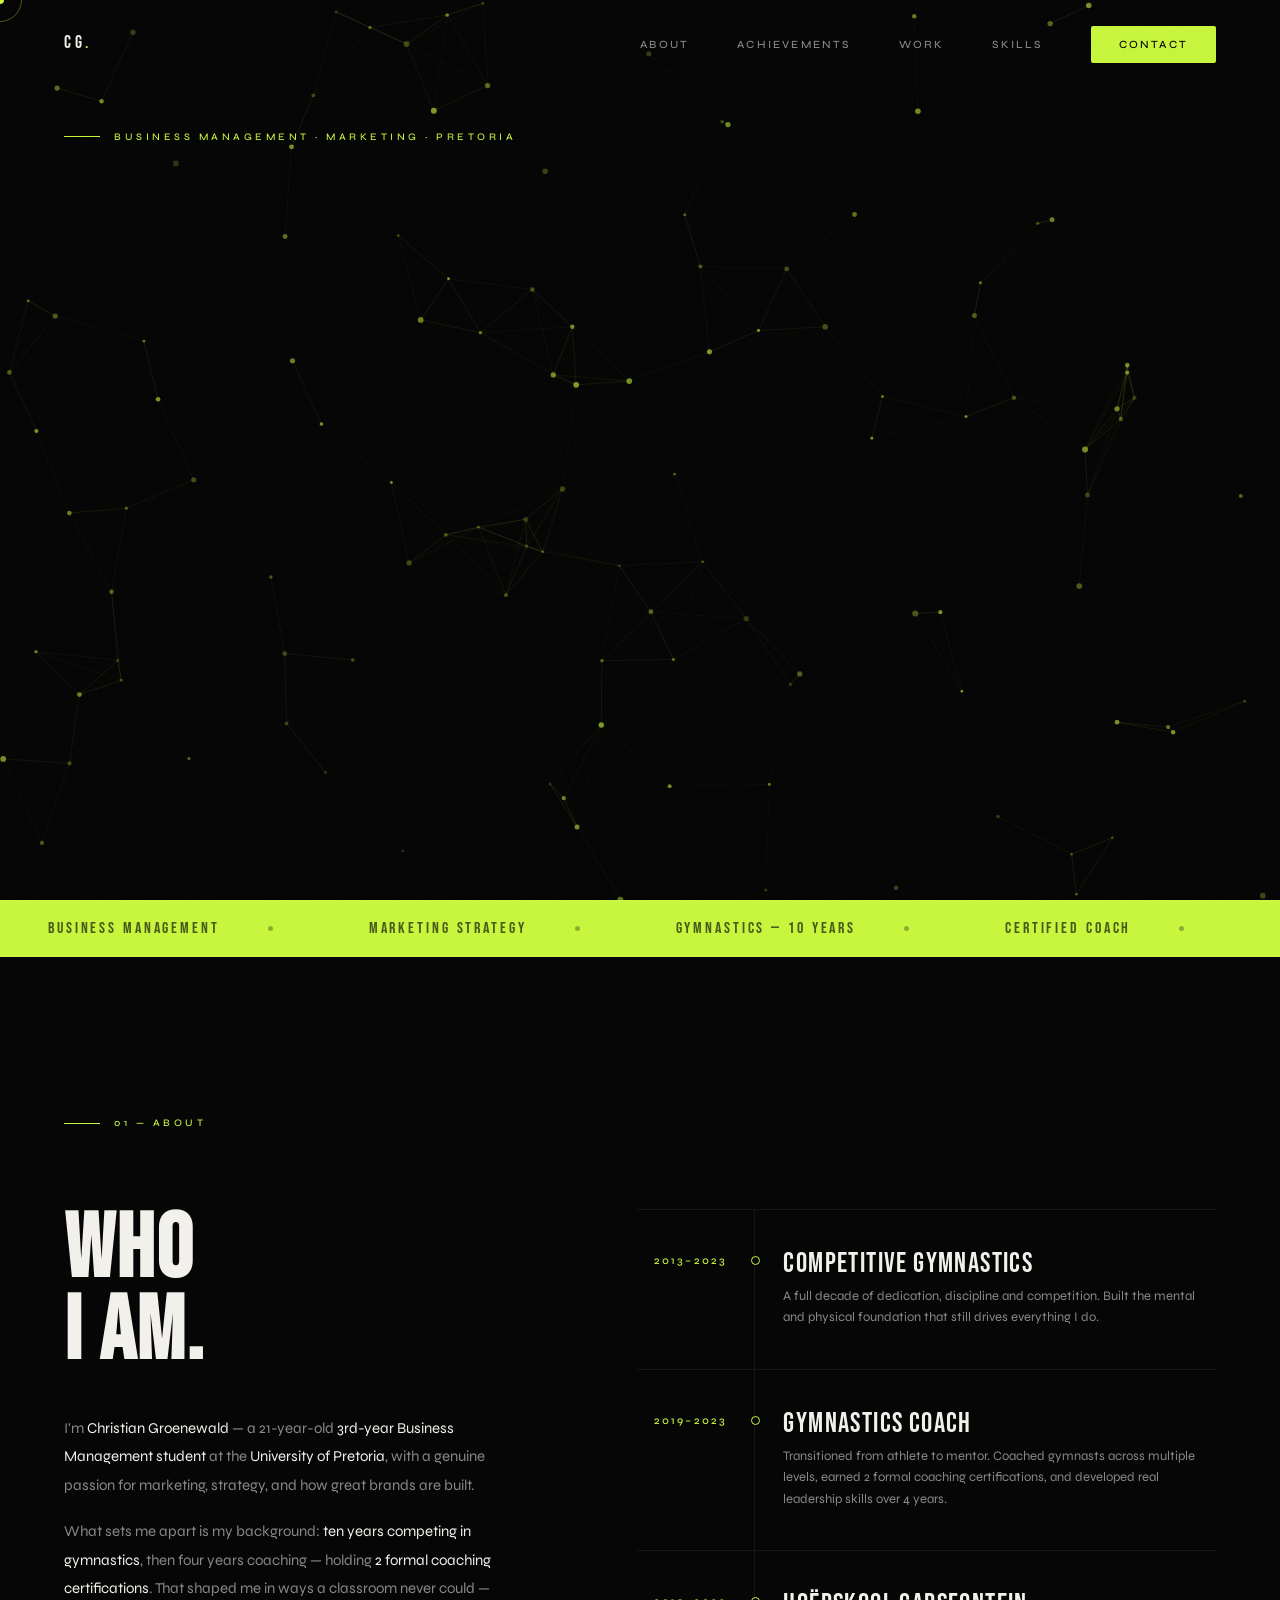
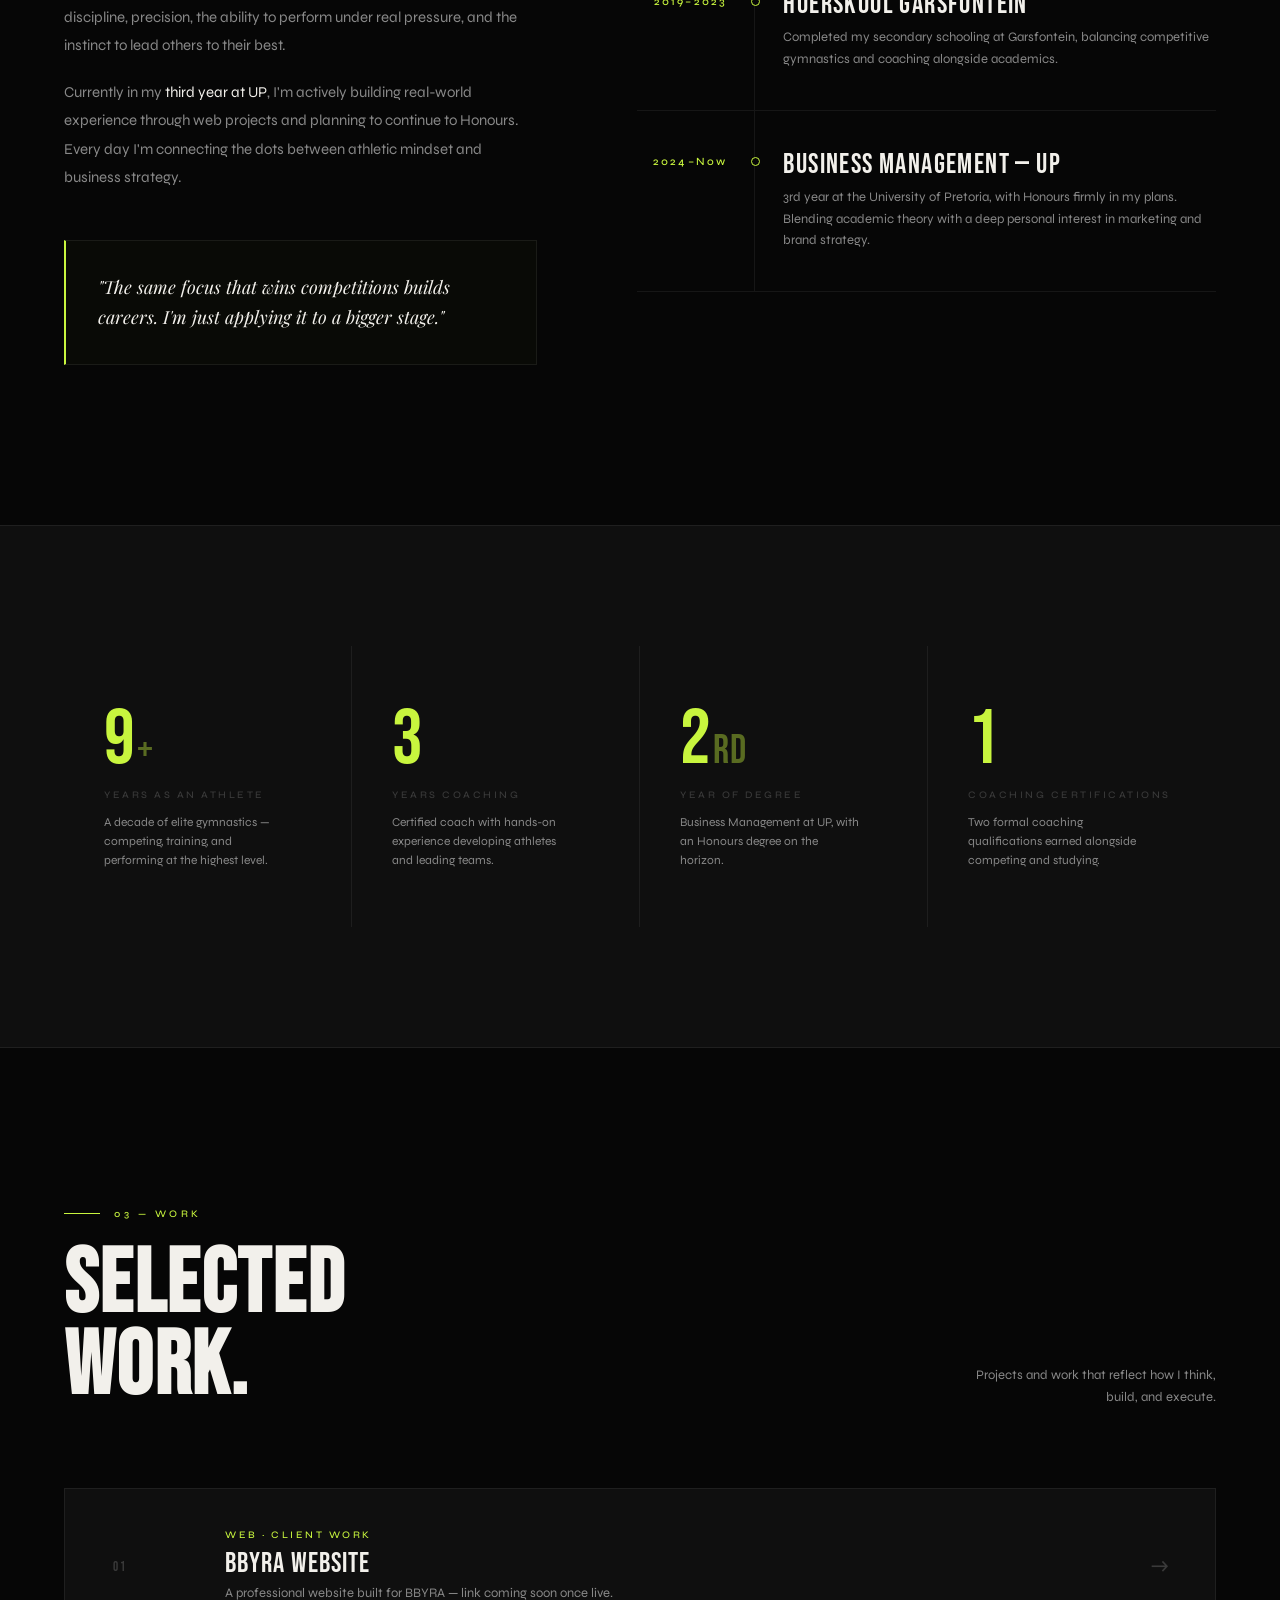
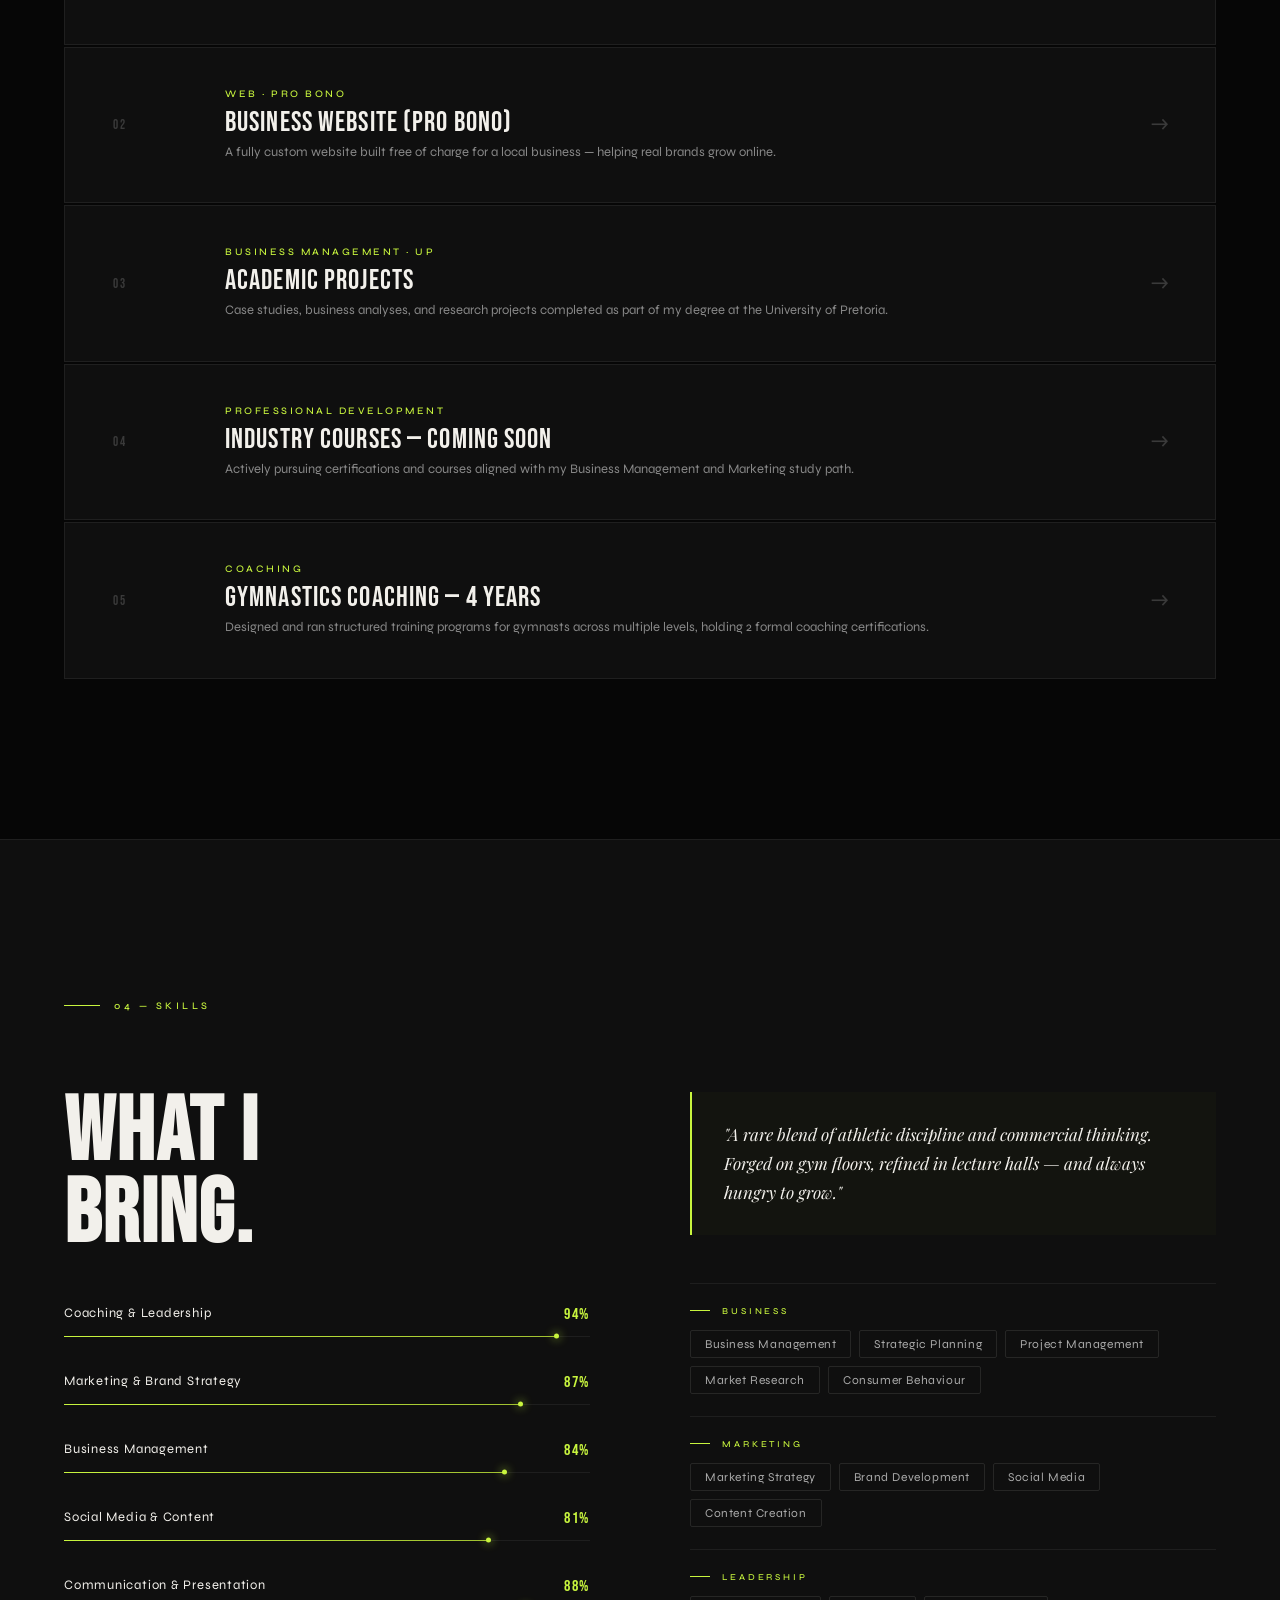
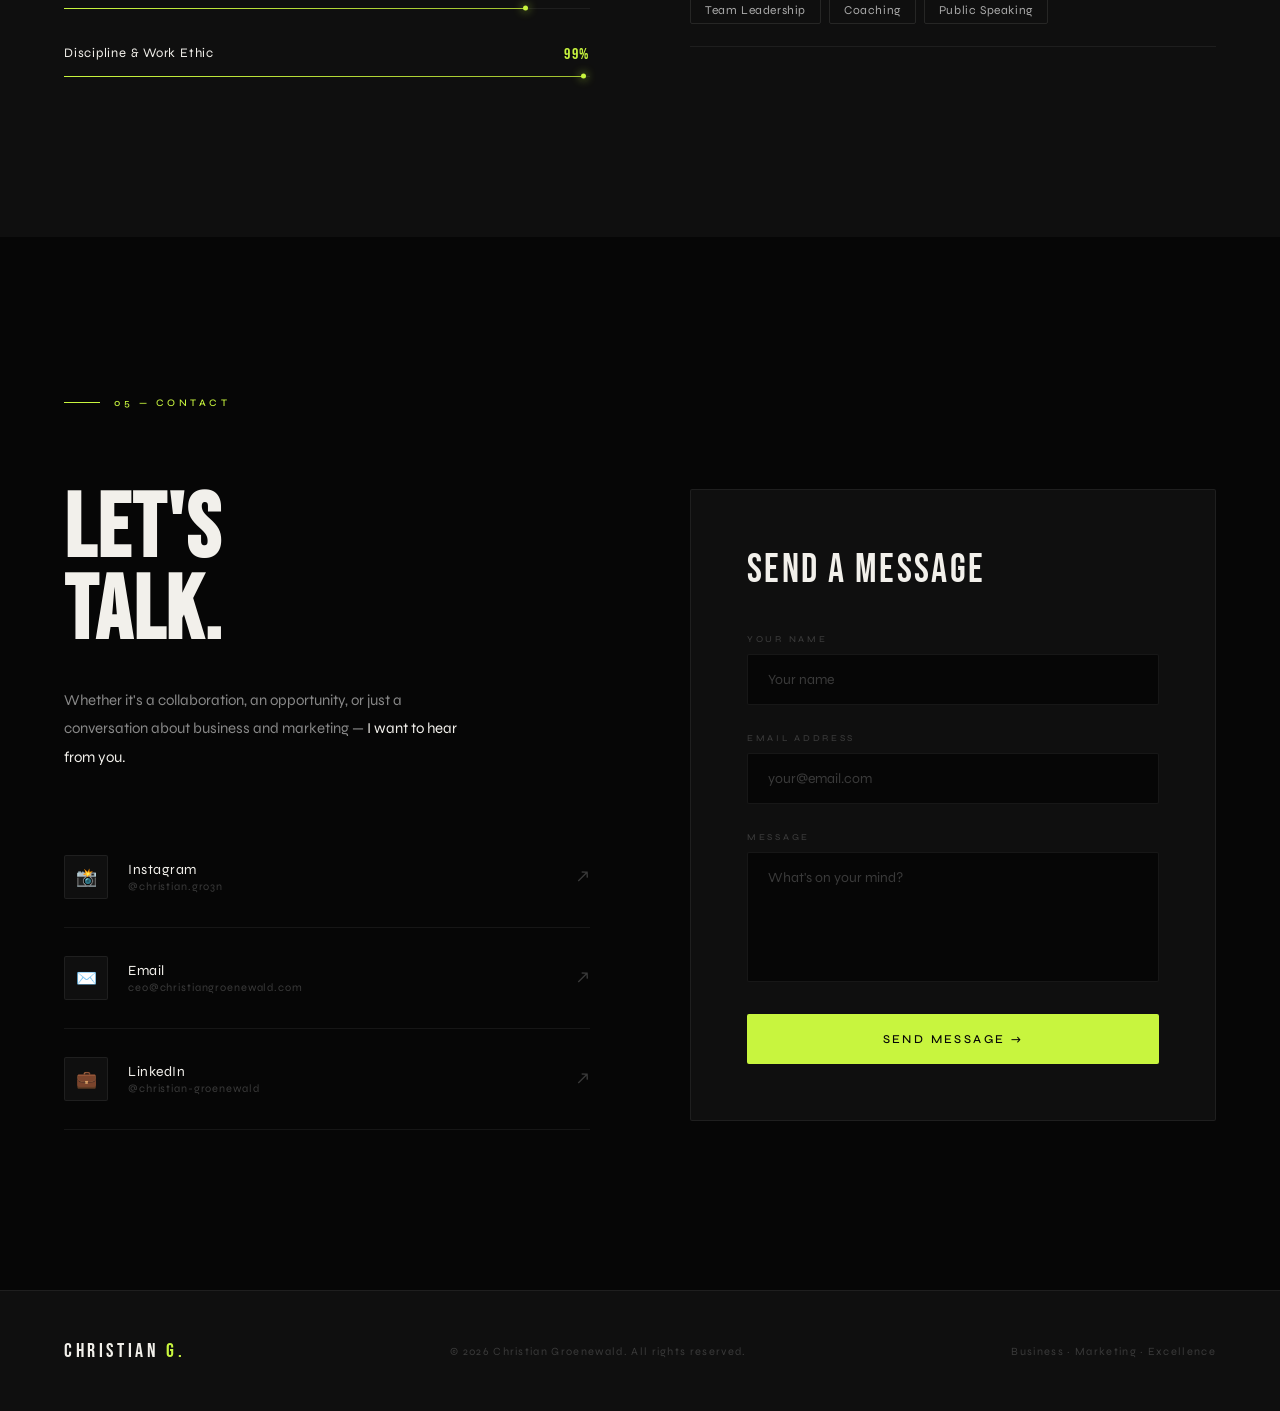
<file: index.html>
<!DOCTYPE html>
<html lang="en">
<head>
<meta charset="UTF-8">
<meta name="viewport" content="width=device-width, initial-scale=1.0, maximum-scale=5.0">
<meta name="description" content="Christian Groenewald — Business Management student, ex-competitive gymnast and certified coach based in Pretoria.">
<meta name="theme-color" content="#060606">
<title>Christian Groenewald</title>
<link rel="preconnect" href="https://fonts.googleapis.com">
<link rel="preconnect" href="https://fonts.gstatic.com" crossorigin>
<link href="https://fonts.googleapis.com/css2?family=Bebas+Neue&family=Syne:wght@300;400;500;700&family=Playfair+Display:ital@1&display=swap" rel="stylesheet">
<style>
:root {
  --bg:      #060606;
  --ink:     #f2f0eb;
  --accent:  #c8f53e;
  --muted:   #3a3a3a;
  --mid:     #888888;
  --border:  rgba(242,240,235,0.07);
  --surface: #0f0f0f;
}

*, *::before, *::after { box-sizing: border-box; margin: 0; padding: 0; }

html { scroll-behavior: smooth; }

body {
  background-color: #060606;
  color: #f2f0eb;
  font-family: 'Syne', sans-serif;
  font-weight: 300;
  overflow-x: hidden;
  min-height: 100vh;
}

/* ── LOADER ─────────────────────────────── */
#loader {
  position: fixed; inset: 0; z-index: 10000;
  background: #060606;
  display: flex; flex-direction: column;
  align-items: center; justify-content: center;
  gap: 32px;
}
.ld-name {
  font-family: 'Bebas Neue', sans-serif;
  font-size: clamp(16px, 4.8vw, 72px);
  letter-spacing: 0.10em;
  color: #f2f0eb;
  white-space: nowrap;
  overflow: visible;
}
.ld-name span { display: inline-block; transform: translateY(100%); opacity: 0; }
.ld-bar-wrap  { width: min(320px,75vw); height: 1px; background: #3a3a3a; position: relative; overflow: hidden; }
.ld-bar-fill  { position: absolute; inset: 0; background: #c8f53e; width: 0; }
.ld-pct       { font-size: 11px; letter-spacing: 0.3em; color: #888; font-weight: 400; }

/* ── CURSOR ─────────────────────────────── */
#cur-dot {
  width: 8px; height: 8px; background: #c8f53e; border-radius: 50%;
  position: fixed; top: 0; left: 0; pointer-events: none; z-index: 9999;
  transform: translate(-50%,-50%); display: none;
}
#cur-ring {
  width: 44px; height: 44px; border: 1px solid rgba(200,245,62,0.35); border-radius: 50%;
  position: fixed; top: 0; left: 0; pointer-events: none; z-index: 9998;
  transform: translate(-50%,-50%); display: none;
  transition: width 0.4s cubic-bezier(0.16,1,0.3,1), height 0.4s cubic-bezier(0.16,1,0.3,1), border-color 0.3s;
}
#cur-label {
  position: fixed; top: 0; left: 0; pointer-events: none; z-index: 9997;
  font-size: 10px; font-weight: 500; letter-spacing: 0.15em;
  color: #060606; background: #c8f53e; padding: 6px 12px; border-radius: 2px;
  transform: translate(16px,16px); opacity: 0; transition: opacity 0.2s;
  text-transform: uppercase; white-space: nowrap; display: none;
}
body.has-cursor          { cursor: none; }
body.has-cursor #cur-dot,
body.has-cursor #cur-ring,
body.has-cursor #cur-label { display: block; }
body.cur-big  #cur-dot  { width: 0; height: 0; }
body.cur-big  #cur-ring { width: 80px; height: 80px; border-color: rgba(200,245,62,0.6); }
body.cur-link #cur-ring { width: 56px; height: 56px; border-color: rgba(200,245,62,0.5); }

/* ── SCROLL PROGRESS ────────────────────── */
#sprog  { position: fixed; top: 0; left: 0; width: 100%; height: 3px; z-index: 9000; pointer-events: none; }
#sprogf { height: 100%; width: 0%; background: #c8f53e; box-shadow: 0 0 10px #c8f53e; transition: width 0.08s linear; }

/* ── NAV ────────────────────────────────── */
nav#nav {
  position: fixed; top: 0; left: 0; right: 0; z-index: 500;
  padding: 32px 64px;
  display: flex; align-items: center; justify-content: space-between;
  transition: padding 0.4s, background 0.4s;
}
nav#nav.compact {
  padding: 18px 64px;
  background: rgba(6,6,6,0.95);
  backdrop-filter: blur(20px);
  -webkit-backdrop-filter: blur(20px);
  border-bottom: 1px solid rgba(242,240,235,0.07);
}
.nav-logo { font-family: 'Bebas Neue', sans-serif; font-size: 18px; letter-spacing: 0.2em; color: #f2f0eb; text-decoration: none; }
.nav-logo em { color: #c8f53e; font-style: normal; }
.nav-links { display: flex; gap: 48px; list-style: none; align-items: center; }
.nav-links a {
  color: #888; text-decoration: none; font-size: 11px; font-weight: 500;
  letter-spacing: 0.2em; text-transform: uppercase; position: relative; transition: color 0.2s;
}
.nav-links a::after {
  content: ''; position: absolute; left: 0; bottom: -3px;
  width: 0; height: 1px; background: #c8f53e;
  transition: width 0.35s cubic-bezier(0.16,1,0.3,1);
}
.nav-links a:hover { color: #f2f0eb; }
.nav-links a:hover::after { width: 100%; }
.nav-cta {
  color: #060606 !important; background: #c8f53e !important;
  padding: 12px 28px; border-radius: 2px;
}
.nav-cta::after { display: none !important; }
.nav-cta:hover { background: #b0db2a !important; }

/* Burger */
.burger { display: none; flex-direction: column; gap: 5px; background: none; border: none; padding: 8px; cursor: pointer; z-index: 510; }
.burger span { display: block; width: 26px; height: 1.5px; background: #f2f0eb; border-radius: 1px; transition: transform 0.35s cubic-bezier(0.16,1,0.3,1), opacity 0.25s; }
.burger.open span:nth-child(1) { transform: translateY(6.5px) rotate(45deg); }
.burger.open span:nth-child(2) { opacity: 0; }
.burger.open span:nth-child(3) { transform: translateY(-6.5px) rotate(-45deg); }

/* Mobile menu */
#mmenu {
  display: none; position: fixed; inset: 0; z-index: 490;
  background: rgba(6,6,6,0.97); backdrop-filter: blur(24px); -webkit-backdrop-filter: blur(24px);
  flex-direction: column; align-items: center; justify-content: center; gap: 8px;
  opacity: 0; pointer-events: none; transition: opacity 0.35s;
}
#mmenu.open { opacity: 1; pointer-events: all; }
#mmenu a {
  font-family: 'Bebas Neue', sans-serif; font-size: clamp(36px,10vw,58px);
  letter-spacing: 0.08em; color: #888; text-decoration: none;
  padding: 8px 0; transition: color 0.2s, letter-spacing 0.3s;
}
#mmenu a:hover { color: #c8f53e; letter-spacing: 0.12em; }

/* ── HERO ────────────────────────────────── */
#hero { height: 100vh; min-height: 620px; position: relative; display: flex; align-items: center; overflow: hidden; }
#hero-canvas { position: absolute; inset: 0; width: 100%; height: 100%; z-index: 0; display: block; }
/* padding-bottom leaves room for the scroll indicator so desc never overlaps it */
.hero-inner { position: relative; z-index: 1; padding: 0 64px 140px; width: 100%; }

.hero-pre { display: flex; align-items: center; gap: 14px; margin-bottom: 28px; opacity: 0; transform: translateY(20px); }
.hero-pre-line { width: 36px; height: 1px; background: #c8f53e; flex-shrink: 0; }
.hero-pre span { font-size: 10px; font-weight: 500; letter-spacing: 0.35em; text-transform: uppercase; color: #c8f53e; }

.hero-h1 { font-family: 'Bebas Neue', sans-serif; font-size: clamp(56px, 10.5vw, 155px); line-height: 0.92; letter-spacing: 0.02em; margin-bottom: 48px; }
/* clip isolates the slide-in animation; padding-bottom prevents descender clipping */
.hero-h1-row { overflow: hidden; padding-bottom: 0.14em; }
/* > (child combinator) ensures only the direct slide-in span gets display:block/transform
   NOT the nested .accent span inside GROENEWALD, which must stay inline */
.hero-h1-row > span { display: block; transform: translateY(110%); white-space: nowrap; }
.hero-h1-row:nth-child(2) > span { color: transparent; -webkit-text-stroke: 1px rgba(242,240,235,0.2); }
/* accent must be inline so WALD stays on the same line as GROENE */
.accent { display: inline; color: #c8f53e !important; -webkit-text-stroke: 0 !important; }

.hero-bottom { display: flex; align-items: flex-end; justify-content: space-between; opacity: 0; transform: translateY(30px); gap: 32px; }
.hero-desc { max-width: 400px; font-size: 14px; color: #888; line-height: 1.8; }
.hero-desc strong { color: #f2f0eb; font-weight: 400; }
.hero-ctas { display: flex; gap: 20px; align-items: center; flex-shrink: 0; }

.btn { display: inline-flex; align-items: center; gap: 10px; font-family: 'Syne', sans-serif; font-size: 12px; font-weight: 500; letter-spacing: 0.18em; text-transform: uppercase; text-decoration: none; padding: 16px 40px; border-radius: 2px; transition: background 0.2s, color 0.2s, transform 0.3s, box-shadow 0.2s; border: none; cursor: pointer; outline: none; }
.btn-solid { background: #c8f53e; color: #060606; }
.btn-solid:hover { background: #b8e030; box-shadow: 0 8px 30px rgba(200,245,62,0.25); }
.btn-outline { color: #888; border: 1px solid rgba(242,240,235,0.07); background: transparent; }
.btn-outline:hover { color: #f2f0eb; border-color: rgba(242,240,235,0.2); }

/* scroll indicator sits at bottom-right so it never overlaps the description copy */
.hero-scroll { position: absolute; bottom: 48px; right: 64px; display: flex; flex-direction: column; align-items: center; gap: 12px; z-index: 1; opacity: 0; }
.scroll-line { width: 1px; height: 56px; background: linear-gradient(to bottom, #c8f53e 0%, transparent 100%); animation: scrollDrop 2s ease-in-out infinite; }
@keyframes scrollDrop { 0%,100%{ transform: scaleY(1); opacity: 1; } 50%{ transform: scaleY(0.4); opacity: 0.4; } }
.hero-scroll span { writing-mode: vertical-lr; font-size: 9px; letter-spacing: 0.3em; text-transform: uppercase; color: #3a3a3a; }

/* ── MARQUEE ─────────────────────────────── */
.mq-wrap { background: #c8f53e; padding: 18px 0; overflow: hidden; border-top: 1px solid rgba(242,240,235,0.07); border-bottom: 1px solid rgba(242,240,235,0.07); }
.mq-inner { display: flex; width: max-content; animation: mq 22s linear infinite; }
.mq-inner:hover { animation-play-state: paused; }
.mq-item { display: flex; align-items: center; gap: 48px; padding: 0 48px; font-family: 'Bebas Neue', sans-serif; font-size: 16px; letter-spacing: 0.18em; color: rgba(6,6,6,0.65); white-space: nowrap; user-select: none; }
.mq-dot { width: 5px; height: 5px; background: rgba(6,6,6,0.3); border-radius: 50%; flex-shrink: 0; }
@keyframes mq { from{ transform: translateX(0); } to{ transform: translateX(-50%); } }

/* ── SECTION SHELL ───────────────────────── */
.sec { padding: 160px 64px; }
.sec-label { display: flex; align-items: center; gap: 14px; margin-bottom: 80px; }
.sec-label-line { width: 36px; height: 1px; background: #c8f53e; flex-shrink: 0; }
.sec-label span { font-size: 10px; font-weight: 500; letter-spacing: 0.35em; text-transform: uppercase; color: #c8f53e; }
.sec-title { font-family: 'Bebas Neue', sans-serif; font-size: clamp(48px,7vw,100px); line-height: 0.92; letter-spacing: 0.02em; }

/* ── REVEAL ──────────────────────────────── */
.fade { opacity: 0; transform: translateY(48px); transition: opacity 0.9s cubic-bezier(0.16,1,0.3,1), transform 0.9s cubic-bezier(0.16,1,0.3,1); }
.fade.in { opacity: 1; transform: translateY(0); }
.d1 { transition-delay: 0.1s; } .d2 { transition-delay: 0.2s; } .d3 { transition-delay: 0.3s; } .d4 { transition-delay: 0.4s; }

/* ── ABOUT ───────────────────────────────── */
#about { background-color: #060606; }
.about-grid { display: grid; grid-template-columns: 0.9fr 1.1fr; gap: 100px; align-items: start; }
.about-sticky { position: sticky; top: 140px; }
.about-txt { color: #888; line-height: 1.9; font-size: 15px; }
.about-txt p { margin-bottom: 18px; }
.about-txt strong { color: #f2f0eb; font-weight: 400; }
.about-quote { margin-top: 48px; padding: 32px; border: 1px solid rgba(242,240,235,0.07); border-left: 2px solid #c8f53e; background: rgba(200,245,62,0.02); }
.about-quote p { font-family: 'Playfair Display', serif; font-style: italic; font-size: 18px; line-height: 1.65; color: #f2f0eb; }

.timeline { display: flex; flex-direction: column; }
.tl-item { display: grid; grid-template-columns: 90px 24px 1fr; gap: 0 16px; padding: 40px 0; border-bottom: 1px solid rgba(242,240,235,0.07); position: relative; transition: background 0.3s; }
.tl-item:first-child { border-top: 1px solid rgba(242,240,235,0.07); }
/* vertical line runs through the dot column (col 2) */
.tl-item::before { content: ''; position: absolute; left: calc(90px + 16px + 11px); top: 0; bottom: 0; width: 1px; background: rgba(242,240,235,0.07); z-index: 0; }
.tl-item:hover { background: rgba(200,245,62,0.015); }
.tl-dot { width: 9px; height: 9px; background: #060606; border: 1px solid #c8f53e; border-radius: 50%; z-index: 1; transition: background 0.3s; margin-top: 6px; align-self: start; justify-self: center; }
.tl-item:hover .tl-dot { background: #c8f53e; }
.tl-year { font-size: 11px; letter-spacing: 0.2em; color: #c8f53e; font-weight: 500; padding-top: 4px; text-align: right; }
.tl-title { font-family: 'Bebas Neue', sans-serif; font-size: 28px; letter-spacing: 0.05em; margin-bottom: 8px; line-height: 1; }
.tl-desc { font-size: 13px; color: #888; line-height: 1.65; }

/* ── STATS ───────────────────────────────── */
#stats { background-color: #0f0f0f; border-top: 1px solid rgba(242,240,235,0.07); border-bottom: 1px solid rgba(242,240,235,0.07); padding: 120px 64px; }
.stats-grid { display: grid; grid-template-columns: repeat(4,1fr); }
.stat-block { padding: 56px 40px; border-right: 1px solid rgba(242,240,235,0.07); position: relative; overflow: hidden; transition: background 0.4s; }
.stat-block:last-child { border-right: none; }
.stat-block::after { content: ''; position: absolute; bottom: 0; left: 0; width: 0; height: 2px; background: #c8f53e; transition: width 0.7s cubic-bezier(0.16,1,0.3,1); }
.stat-block:hover::after { width: 100%; }
.stat-block:hover { background: rgba(200,245,62,0.02); }
.stat-num { font-family: 'Bebas Neue', sans-serif; font-size: clamp(50px,6vw,88px); line-height: 1; color: #c8f53e; letter-spacing: 0.02em; }
.stat-suf { font-family: 'Bebas Neue', sans-serif; font-size: 40px; color: #c8f53e; opacity: 0.4; }
.stat-lbl { font-size: 10px; font-weight: 500; letter-spacing: 0.25em; text-transform: uppercase; color: #3a3a3a; margin-top: 10px; }
.stat-sub { font-size: 12px; color: #888; margin-top: 12px; line-height: 1.6; max-width: 180px; }

/* ── PORTFOLIO ───────────────────────────── */
#portfolio { background-color: #060606; }
.port-intro { display: flex; justify-content: space-between; align-items: flex-end; margin-bottom: 80px; flex-wrap: wrap; gap: 24px; }
.port-note { font-size: 13px; color: #888; max-width: 260px; line-height: 1.7; text-align: right; }
.port-list { display: flex; flex-direction: column; gap: 2px; }
.port-item { display: grid; grid-template-columns: 64px 1fr auto; align-items: center; gap: 48px; padding: 40px 48px; background-color: #0f0f0f; border: 1px solid rgba(242,240,235,0.07); text-decoration: none; color: #f2f0eb; position: relative; overflow: hidden; transition: border-color 0.3s; }
.port-item::before { content: ''; position: absolute; inset: 0; background: rgba(200,245,62,0.03); transform: scaleX(0); transform-origin: left; transition: transform 0.5s cubic-bezier(0.16,1,0.3,1); }
.port-item:hover::before { transform: scaleX(1); }
.port-item:hover { border-color: rgba(200,245,62,0.2); }
.port-num { font-family: 'Bebas Neue', sans-serif; font-size: 13px; letter-spacing: 0.15em; color: #3a3a3a; transition: color 0.3s; }
.port-item:hover .port-num { color: #c8f53e; }
.port-tag { font-size: 10px; font-weight: 500; letter-spacing: 0.25em; text-transform: uppercase; color: #c8f53e; margin-bottom: 6px; }
.port-title { font-family: 'Bebas Neue', sans-serif; font-size: 28px; letter-spacing: 0.04em; transition: letter-spacing 0.4s; }
.port-item:hover .port-title { letter-spacing: 0.08em; }
.port-desc { font-size: 13px; color: #888; margin-top: 4px; line-height: 1.5; }
.port-arrow { font-size: 22px; color: #3a3a3a; transform: rotate(45deg); transition: transform 0.4s cubic-bezier(0.16,1,0.3,1), color 0.3s; flex-shrink: 0; }
.port-item:hover .port-arrow { transform: rotate(0deg); color: #c8f53e; }

/* ── SKILLS ──────────────────────────────── */
#skills { background-color: #0f0f0f; border-top: 1px solid rgba(242,240,235,0.07); }
.skills-grid { display: grid; grid-template-columns: 1fr 1fr; gap: 100px; align-items: start; }
.sk-bars { display: flex; flex-direction: column; gap: 36px; }
.sk-row-top { display: flex; justify-content: space-between; margin-bottom: 12px; }
.sk-name { font-size: 13px; letter-spacing: 0.06em; color: #f2f0eb; }
.sk-pct  { font-family: 'Bebas Neue', sans-serif; font-size: 16px; letter-spacing: 0.1em; color: #c8f53e; }
.sk-track { height: 1px; background: rgba(242,240,235,0.07); position: relative; }
.sk-fill { position: absolute; left: 0; top: 0; bottom: 0; background: linear-gradient(to right, #c8f53e, #a0c030); width: 0; transition: width 1.4s cubic-bezier(0.16,1,0.3,1); }
.sk-fill::after { content: ''; position: absolute; right: -1px; top: 50%; width: 5px; height: 5px; border-radius: 50%; background: #c8f53e; transform: translateY(-50%); box-shadow: 0 0 10px #c8f53e; }
.sk-caption { color: #888; font-size: 15px; line-height: 1.9; margin-bottom: 48px; }
.sk-caption strong { color: #f2f0eb; font-weight: 400; }

/* ── redesigned skill groups ── */
.sk-pullquote {
  margin-bottom: 48px;
  padding: 28px 32px;
  border-left: 2px solid #c8f53e;
  background: rgba(200,245,62,0.025);
}
.sk-pullquote p {
  font-family: 'Playfair Display', serif;
  font-style: italic;
  font-size: 17px;
  line-height: 1.7;
  color: #f2f0eb;
}
.sk-groups { display: flex; flex-direction: column; gap: 0; }
.sk-group {
  padding: 22px 0;
  border-bottom: 1px solid rgba(242,240,235,0.07);
}
.sk-group:first-child { border-top: 1px solid rgba(242,240,235,0.07); }
.sk-group-hd {
  display: flex; align-items: center; gap: 12px;
  margin-bottom: 14px;
}
.sk-group-line { width: 20px; height: 1px; background: #c8f53e; flex-shrink: 0; }
.sk-group-label {
  font-size: 9px; font-weight: 500; letter-spacing: 0.32em;
  text-transform: uppercase; color: #c8f53e;
}
.sk-chips { display: flex; flex-wrap: wrap; gap: 8px; }
.sk-chip {
  padding: 6px 14px;
  border: 1px solid rgba(242,240,235,0.1);
  font-size: 12px; font-weight: 400;
  letter-spacing: 0.05em;
  color: #aaa;
  border-radius: 2px;
  transition: border-color 0.2s, color 0.2s, background 0.2s;
  cursor: default;
}
.sk-chip:hover {
  border-color: rgba(200,245,62,0.4);
  color: #fff;
  background: rgba(200,245,62,0.05);
}

/* ── CONTACT ─────────────────────────────── */
#contact { background-color: #060606; }
.contact-grid { display: grid; grid-template-columns: 1fr 1fr; gap: 100px; align-items: start; }
.contact-intro { font-size: 15px; color: #888; line-height: 1.9; margin-bottom: 56px; max-width: 400px; }
.contact-intro strong { color: #f2f0eb; font-weight: 400; }
.c-links { display: flex; flex-direction: column; }
.c-link { display: flex; align-items: center; justify-content: space-between; padding: 28px 0; border-bottom: 1px solid rgba(242,240,235,0.07); text-decoration: none; color: #f2f0eb; position: relative; transition: padding-left 0.4s cubic-bezier(0.16,1,0.3,1); overflow: hidden; }
.c-link::before { content: ''; position: absolute; left: 0; bottom: 0; height: 1px; width: 0; background: #c8f53e; transition: width 0.5s cubic-bezier(0.16,1,0.3,1); }
.c-link:hover { padding-left: 12px; }
.c-link:hover::before { width: 100%; }
.c-link-l { display: flex; align-items: center; gap: 20px; }
.c-icon { width: 44px; height: 44px; background: #0f0f0f; border: 1px solid rgba(242,240,235,0.07); border-radius: 2px; display: flex; align-items: center; justify-content: center; font-size: 17px; flex-shrink: 0; transition: background 0.3s, border-color 0.3s; }
.c-link:hover .c-icon { background: rgba(200,245,62,0.08); border-color: rgba(200,245,62,0.3); }
.c-name   { font-size: 14px; letter-spacing: 0.04em; }
.c-handle { font-size: 11px; color: #3a3a3a; letter-spacing: 0.08em; margin-top: 2px; }
.c-arr    { font-size: 18px; color: #3a3a3a; transition: color 0.3s, transform 0.4s cubic-bezier(0.16,1,0.3,1); }
.c-link:hover .c-arr { color: #c8f53e; transform: translate(4px,-4px); }

.contact-form { background-color: #0f0f0f; border: 1px solid rgba(242,240,235,0.07); padding: 56px; border-radius: 2px; }
.cf-title { font-family: 'Bebas Neue', sans-serif; font-size: 40px; letter-spacing: 0.06em; margin-bottom: 40px; color: #f2f0eb; }
.cf-group { margin-bottom: 28px; }
.cf-label { display: block; font-size: 9px; font-weight: 500; letter-spacing: 0.3em; text-transform: uppercase; color: #3a3a3a; margin-bottom: 10px; }
.cf-input, .cf-textarea {
  width: 100%; background: #060606; border: 1px solid rgba(242,240,235,0.07);
  color: #f2f0eb; padding: 16px 20px; font-family: 'Syne', sans-serif;
  font-size: 14px; font-weight: 300; border-radius: 2px; outline: none;
  transition: border-color 0.25s, box-shadow 0.25s; resize: none;
  -webkit-appearance: none; appearance: none;
}
.cf-input::placeholder, .cf-textarea::placeholder { color: #3a3a3a; }
.cf-input:focus, .cf-textarea:focus { border-color: rgba(200,245,62,0.35); box-shadow: 0 0 0 3px rgba(200,245,62,0.05); }
.cf-input.err { border-color: rgba(220,80,80,0.5); }
.cf-textarea { height: 130px; }
.cf-btn { width: 100%; background: #c8f53e; color: #060606; border: none; padding: 18px; font-family: 'Syne', sans-serif; font-size: 12px; font-weight: 500; letter-spacing: 0.2em; text-transform: uppercase; border-radius: 2px; cursor: pointer; transition: background 0.2s, transform 0.2s, box-shadow 0.2s; }
.cf-btn:hover  { background: #b8e030; transform: translateY(-2px); box-shadow: 0 8px 30px rgba(200,245,62,0.25); }
.cf-btn:active { transform: translateY(0); box-shadow: none; }

/* ── FOOTER ──────────────────────────────── */
footer { background-color: #0f0f0f; border-top: 1px solid rgba(242,240,235,0.07); padding: 48px 64px; display: flex; align-items: center; justify-content: space-between; }
.foot-logo { font-family: 'Bebas Neue', sans-serif; font-size: 20px; letter-spacing: 0.18em; color: #f2f0eb; }
.foot-logo em { color: #c8f53e; font-style: normal; }
.foot-copy { font-size: 11px; color: #3a3a3a; letter-spacing: 0.12em; }
.foot-tag  { font-size: 11px; color: #3a3a3a; letter-spacing: 0.12em; }

/* ── TOAST ───────────────────────────────── */
#toast { position: fixed; bottom: 32px; right: 24px; background: #c8f53e; color: #060606; padding: 14px 28px; font-size: 12px; font-weight: 500; letter-spacing: 0.12em; border-radius: 2px; z-index: 9999; transform: translateY(100px); opacity: 0; transition: all 0.5s cubic-bezier(0.16,1,0.3,1); max-width: calc(100vw - 48px); pointer-events: none; }
#toast.show { transform: translateY(0); opacity: 1; }

/* ── NOISE ───────────────────────────────── */
#noise { position: fixed; inset: 0; pointer-events: none; z-index: 8000; opacity: 0.4;
  background-image: url("data:image/svg+xml,%3Csvg xmlns='http://www.w3.org/2000/svg'%3E%3Cfilter id='n'%3E%3CfeTurbulence type='fractalNoise' baseFrequency='0.75' numOctaves='4' stitchTiles='stitch'/%3E%3C/filter%3E%3Crect width='100%25' height='100%25' filter='url(%23n)' opacity='0.03'/%3E%3C/svg%3E");
}

/* ══════════════════════════════════════════
   RESPONSIVE
══════════════════════════════════════════ */
@media (max-width: 1024px) {
  .sec        { padding: 120px 40px; }
  .hero-inner { padding: 0 40px 130px; }
  nav#nav     { padding: 24px 40px; }
  nav#nav.compact { padding: 16px 40px; }
  #stats      { padding: 100px 40px; }
  footer      { padding: 40px 40px; }
}

@media (max-width: 900px) {
  nav#nav         { padding: 18px 24px; }
  nav#nav.compact { padding: 13px 24px; }
  .nav-links      { display: none !important; }
  .burger         { display: flex; }

  .sec            { padding: 80px 24px; }
  .hero-inner     { padding: 0 24px 110px; }
  #stats          { padding: 64px 24px; }
  footer          { padding: 32px 24px; flex-direction: column; gap: 12px; text-align: center; }

  .hero-bottom    { flex-direction: column; gap: 24px; align-items: flex-start; }
  .hero-ctas      { flex-wrap: wrap; gap: 12px; }
  .hero-scroll    { right: 24px; bottom: 32px; }

  .about-grid, .skills-grid, .contact-grid { grid-template-columns: 1fr; gap: 48px; }
  .about-sticky   { position: static; }
  .about-quote    { margin-top: 32px; }

  .stats-grid     { grid-template-columns: repeat(2,1fr); }
  .stat-block     { padding: 32px 20px; border-right: none; border-bottom: 1px solid rgba(242,240,235,0.07); }
  .stat-block:nth-child(odd)  { border-right: 1px solid rgba(242,240,235,0.07); }
  .stat-block:nth-child(3),
  .stat-block:nth-child(4)    { border-bottom: none; }

  .port-item      { grid-template-columns: 36px 1fr auto; gap: 14px; padding: 22px 18px; }
  .port-note      { text-align: left; }
  .port-intro     { flex-direction: column; align-items: flex-start; gap: 14px; }
  .contact-form   { padding: 32px 24px; }
  .sec-label      { margin-bottom: 40px; }
  .tl-item        { grid-template-columns: 72px 20px 1fr; gap: 0 12px; }
  .tl-item::before{ left: calc(72px + 12px + 9px); }
}

/* ── PHONE ──────────────────────────────── */
@media (max-width: 600px) {
  /* Nav */
  nav#nav         { padding: 14px 20px; }
  nav#nav.compact { padding: 11px 20px; }

  /* Hero */
  #hero           { min-height: 100svh; }
  .hero-inner     { padding: 0 20px 96px; }
  .hero-h1        { font-size: clamp(44px, 14vw, 76px); line-height: 0.92; margin-bottom: 24px; }
  .hero-pre       { margin-bottom: 20px; }
  .hero-pre span  { font-size: 9px; }
  .hero-desc      { font-size: 13px; line-height: 1.75; }
  .hero-scroll    { display: none; }
  .btn            { padding: 14px 28px; font-size: 11px; letter-spacing: 0.14em; }

  /* Sections */
  .sec            { padding: 64px 20px; }
  .sec-title      { font-size: clamp(36px, 11vw, 64px); }
  .sec-label      { margin-bottom: 36px; }

  /* Stats */
  #stats          { padding: 48px 20px; }
  .stats-grid     { grid-template-columns: 1fr 1fr; }
  .stat-block     { padding: 24px 14px; }
  .stat-num       { font-size: clamp(34px, 10vw, 56px); }
  .stat-suf       { font-size: 26px; }
  .stat-lbl       { font-size: 9px; letter-spacing: 0.18em; }
  .stat-sub       { font-size: 11px; }

  /* Portfolio */
  .port-item      { grid-template-columns: 30px 1fr auto; gap: 10px; padding: 18px 16px; }
  .port-title     { font-size: 18px; }
  .port-desc      { font-size: 12px; }
  .port-tag       { font-size: 9px; }
  .port-arrow     { font-size: 16px; }

  /* Timeline */
  .tl-item        { grid-template-columns: 60px 18px 1fr; gap: 0 10px; padding: 28px 0; }
  .tl-item::before{ left: calc(60px + 10px + 8px); }
  .tl-year        { font-size: 10px; letter-spacing: 0.12em; }
  .tl-title       { font-size: 22px; }
  .tl-desc        { font-size: 12px; }

  /* About */
  .about-txt      { font-size: 14px; }
  .about-quote p  { font-size: 15px; }
  .about-quote    { padding: 24px 20px; }

  /* Skills */
  .sk-bars        { gap: 28px; }
  .sk-caption     { font-size: 14px; }
  .tag            { padding: 8px 14px; font-size: 10px; }

  /* Contact */
  .contact-form   { padding: 24px 18px; }
  .cf-title       { font-size: 30px; }
  .c-name         { font-size: 13px; }
  .c-icon         { width: 38px; height: 38px; font-size: 15px; }

  /* Footer */
  footer          { padding: 24px 20px; gap: 10px; }
  .foot-logo      { font-size: 17px; }
}

@media (max-width: 420px) {
  .hero-h1        { font-size: clamp(38px, 13vw, 56px); }
  .stats-grid     { grid-template-columns: 1fr; }
  .stat-block     { border-right: none !important; border-bottom: 1px solid rgba(242,240,235,0.07) !important; }
  .stat-block:last-child { border-bottom: none !important; }
  .port-item { grid-template-columns: 30px 1fr auto; }
}
</style>
</head>
<body>

<!-- LOADER -->
<div id="loader">
  <div class="ld-name" id="ld-name"></div>
  <div class="ld-bar-wrap"><div class="ld-bar-fill" id="ld-bar"></div></div>
  <div class="ld-pct" id="ld-pct">0%</div>
</div>

<!-- CURSOR -->
<div id="cur-dot"></div>
<div id="cur-ring"></div>
<div id="cur-label"></div>

<!-- SCROLL PROGRESS -->
<div id="sprog"><div id="sprogf"></div></div>

<!-- TOAST -->
<div id="toast">Message sent — I'll be in touch soon ✓</div>

<!-- NOISE -->
<div id="noise"></div>

<!-- MOBILE MENU -->
<div id="mmenu">
  <a href="#about"     class="mm-link">About</a>
  <a href="#stats"     class="mm-link">Achievements</a>
  <a href="#portfolio" class="mm-link">Work</a>
  <a href="#skills"    class="mm-link">Skills</a>
  <a href="#contact"   class="mm-link">Contact</a>
</div>

<!-- NAV -->
<nav id="nav">
  <a href="#" class="nav-logo">CG<em>.</em></a>
  <ul class="nav-links">
    <li><a href="#about">About</a></li>
    <li><a href="#stats">Achievements</a></li>
    <li><a href="#portfolio">Work</a></li>
    <li><a href="#skills">Skills</a></li>
    <li><a href="#contact" class="nav-cta">Contact</a></li>
  </ul>
  <button class="burger" id="burger" aria-label="Toggle menu">
    <span></span><span></span><span></span>
  </button>
</nav>

<!-- HERO -->
<section id="hero">
  <canvas id="hero-canvas"></canvas>
  <div class="hero-inner">
    <div class="hero-pre" id="hp">
      <div class="hero-pre-line"></div>
      <span>Business Management · Marketing · Pretoria</span>
    </div>
    <div class="hero-h1">
      <div class="hero-h1-row"><span id="hr1">CHRISTIAN</span></div>
      <div class="hero-h1-row"><span id="hr2">GROENE<span class="accent">WALD</span></span></div>
    </div>
    <div class="hero-bottom" id="hb">
      <p class="hero-desc">
        <strong>Ambitious. Disciplined. Driven.</strong><br>
        Business Management student, ex-competitive gymnast, and certified coach — channelling a decade of elite athletic performance into building a future at the intersection of strategy and marketing.
      </p>
      <div class="hero-ctas">
        <a href="#portfolio" class="btn btn-solid" data-mag>View Work ↗</a>
        <a href="#contact"   class="btn btn-outline" data-mag>Contact</a>
      </div>
    </div>
  </div>
  <div class="hero-scroll" id="hs">
    <div class="scroll-line"></div>
    <span>Scroll</span>
  </div>
</section>

<!-- MARQUEE -->
<div class="mq-wrap">
  <div class="mq-inner">
    <div class="mq-item">Business Management <span class="mq-dot"></span></div>
    <div class="mq-item">Marketing Strategy <span class="mq-dot"></span></div>
    <div class="mq-item">Gymnastics — 10 Years <span class="mq-dot"></span></div>
    <div class="mq-item">Certified Coach <span class="mq-dot"></span></div>
    <div class="mq-item">Honours Track <span class="mq-dot"></span></div>
    <div class="mq-item">Brand Building <span class="mq-dot"></span></div>
    <div class="mq-item">Christian Groenewald <span class="mq-dot"></span></div>
    <div class="mq-item">Business Management <span class="mq-dot"></span></div>
    <div class="mq-item">Marketing Strategy <span class="mq-dot"></span></div>
    <div class="mq-item">Gymnastics — 10 Years <span class="mq-dot"></span></div>
    <div class="mq-item">Certified Coach <span class="mq-dot"></span></div>
    <div class="mq-item">Honours Track <span class="mq-dot"></span></div>
    <div class="mq-item">Brand Building <span class="mq-dot"></span></div>
    <div class="mq-item">Christian Groenewald <span class="mq-dot"></span></div>
  </div>
</div>

<!-- ABOUT -->
<section id="about" class="sec">
  <div class="sec-label fade"><div class="sec-label-line"></div><span>01 — About</span></div>
  <div class="about-grid">
    <div class="about-sticky">
      <h2 class="sec-title fade" style="margin-bottom:40px">WHO<br>I AM.</h2>
      <div class="about-txt fade d1">
        <p>I'm <strong>Christian Groenewald</strong> — a 21-year-old <strong>3rd-year Business Management student</strong> at the <strong>University of Pretoria</strong>, with a genuine passion for marketing, strategy, and how great brands are built.</p>
        <p>What sets me apart is my background: <strong>ten years competing in gymnastics</strong>, then four years coaching — holding <strong>2 formal coaching certifications</strong>. That shaped me in ways a classroom never could — discipline, precision, the ability to perform under real pressure, and the instinct to lead others to their best.</p>
        <p>Currently in my <strong>third year at UP</strong>, I'm actively building real-world experience through web projects and planning to continue to Honours. Every day I'm connecting the dots between athletic mindset and business strategy.</p>
      </div>
      <div class="about-quote fade d2">
        <p>"The same focus that wins competitions builds careers. I'm just applying it to a bigger stage."</p>
      </div>
    </div>
    <div class="timeline">
      <div class="tl-item fade"><div class="tl-year">2013–2023</div><div class="tl-dot"></div><div><div class="tl-title">Competitive Gymnastics</div><div class="tl-desc">A full decade of dedication, discipline and competition. Built the mental and physical foundation that still drives everything I do.</div></div></div>
      <div class="tl-item fade d1"><div class="tl-year">2019–2023</div><div class="tl-dot"></div><div><div class="tl-title">Gymnastics Coach</div><div class="tl-desc">Transitioned from athlete to mentor. Coached gymnasts across multiple levels, earned 2 formal coaching certifications, and developed real leadership skills over 4 years.</div></div></div>
      <div class="tl-item fade d2"><div class="tl-year">2019–2023</div><div class="tl-dot"></div><div><div class="tl-title">Hoërskool Garsfontein</div><div class="tl-desc">Completed my secondary schooling at Garsfontein, balancing competitive gymnastics and coaching alongside academics.</div></div></div>
      <div class="tl-item fade d3"><div class="tl-year">2024–Now</div><div class="tl-dot"></div><div><div class="tl-title">Business Management — UP</div><div class="tl-desc">3rd year at the University of Pretoria, with Honours firmly in my plans. Blending academic theory with a deep personal interest in marketing and brand strategy.</div></div></div>
    </div>
  </div>
</section>

<!-- STATS -->
<section id="stats">
  <div class="stats-grid">
    <div class="stat-block fade"><div class="stat-num"><span class="ctr" data-t="10">0</span><span class="stat-suf">+</span></div><div class="stat-lbl">Years as an Athlete</div><div class="stat-sub">A decade of elite gymnastics — competing, training, and performing at the highest level.</div></div>
    <div class="stat-block fade d1"><div class="stat-num"><span class="ctr" data-t="4">0</span><span class="stat-suf"></span></div><div class="stat-lbl">Years Coaching</div><div class="stat-sub">Certified coach with hands-on experience developing athletes and leading teams.</div></div>
    <div class="stat-block fade d2"><div class="stat-num"><span class="ctr" data-t="3">0</span><span class="stat-suf">rd</span></div><div class="stat-lbl">Year of Degree</div><div class="stat-sub">Business Management at UP, with an Honours degree on the horizon.</div></div>
    <div class="stat-block fade d3"><div class="stat-num"><span class="ctr" data-t="2">0</span><span class="stat-suf"></span></div><div class="stat-lbl">Coaching Certifications</div><div class="stat-sub">Two formal coaching qualifications earned alongside competing and studying.</div></div>
  </div>
</section>

<!-- PORTFOLIO -->
<section id="portfolio" class="sec">
  <div class="port-intro">
    <div>
      <div class="sec-label fade" style="margin-bottom:24px"><div class="sec-label-line"></div><span>03 — Work</span></div>
      <h2 class="sec-title fade">SELECTED<br>WORK.</h2>
    </div>
    <p class="port-note fade">Projects and work that reflect how I think, build, and execute.</p>
  </div>
  <div class="port-list">
    <div class="port-item fade" data-tilt><div class="port-num">01</div><div><div class="port-tag">Web · Client Work</div><div class="port-title">BBYRA WEBSITE</div><div class="port-desc">A professional website built for BBYRA — link coming soon once live.</div></div><div class="port-arrow">↗</div></div>
    <div class="port-item fade d1" data-tilt><div class="port-num">02</div><div><div class="port-tag">Web · Pro Bono</div><div class="port-title">BUSINESS WEBSITE (PRO BONO)</div><div class="port-desc">A fully custom website built free of charge for a local business — helping real brands grow online.</div></div><div class="port-arrow">↗</div></div>
    <div class="port-item fade d2" data-tilt><div class="port-num">03</div><div><div class="port-tag">Business Management · UP</div><div class="port-title">ACADEMIC PROJECTS</div><div class="port-desc">Case studies, business analyses, and research projects completed as part of my degree at the University of Pretoria.</div></div><div class="port-arrow">↗</div></div>
    <div class="port-item fade d3" data-tilt><div class="port-num">04</div><div><div class="port-tag">Professional Development</div><div class="port-title">INDUSTRY COURSES — COMING SOON</div><div class="port-desc">Actively pursuing certifications and courses aligned with my Business Management and Marketing study path.</div></div><div class="port-arrow">↗</div></div>
    <div class="port-item fade d4" data-tilt><div class="port-num">05</div><div><div class="port-tag">Coaching</div><div class="port-title">GYMNASTICS COACHING — 4 YEARS</div><div class="port-desc">Designed and ran structured training programs for gymnasts across multiple levels, holding 2 formal coaching certifications.</div></div><div class="port-arrow">↗</div></div>
  </div>
</section>

<!-- SKILLS -->
<section id="skills" class="sec">
  <div class="sec-label fade"><div class="sec-label-line"></div><span>04 — Skills</span></div>
  <div class="skills-grid">
    <div>
      <h2 class="sec-title fade" style="margin-bottom:48px">WHAT I<br>BRING.</h2>
      <div class="sk-bars" id="sk-bars">
        <div class="sk-item"><div class="sk-row-top"><span class="sk-name">Coaching &amp; Leadership</span><span class="sk-pct">94%</span></div><div class="sk-track"><div class="sk-fill" data-w="94"></div></div></div>
        <div class="sk-item"><div class="sk-row-top"><span class="sk-name">Marketing &amp; Brand Strategy</span><span class="sk-pct">87%</span></div><div class="sk-track"><div class="sk-fill" data-w="87"></div></div></div>
        <div class="sk-item"><div class="sk-row-top"><span class="sk-name">Business Management</span><span class="sk-pct">84%</span></div><div class="sk-track"><div class="sk-fill" data-w="84"></div></div></div>
        <div class="sk-item"><div class="sk-row-top"><span class="sk-name">Social Media &amp; Content</span><span class="sk-pct">81%</span></div><div class="sk-track"><div class="sk-fill" data-w="81"></div></div></div>
        <div class="sk-item"><div class="sk-row-top"><span class="sk-name">Communication &amp; Presentation</span><span class="sk-pct">88%</span></div><div class="sk-track"><div class="sk-fill" data-w="88"></div></div></div>
        <div class="sk-item"><div class="sk-row-top"><span class="sk-name">Discipline &amp; Work Ethic</span><span class="sk-pct">99%</span></div><div class="sk-track"><div class="sk-fill" data-w="99"></div></div></div>
      </div>
    </div>
    <div>
      <div class="sk-pullquote fade">
        <p>"A rare blend of athletic discipline and commercial thinking. Forged on gym floors, refined in lecture halls — and always hungry to grow."</p>
      </div>
      <div class="sk-groups fade d1">
        <div class="sk-group">
          <div class="sk-group-hd"><div class="sk-group-line"></div><span class="sk-group-label">Business</span></div>
          <div class="sk-chips">
            <span class="sk-chip">Business Management</span>
            <span class="sk-chip">Strategic Planning</span>
            <span class="sk-chip">Project Management</span>
            <span class="sk-chip">Market Research</span>
            <span class="sk-chip">Consumer Behaviour</span>
          </div>
        </div>
        <div class="sk-group">
          <div class="sk-group-hd"><div class="sk-group-line"></div><span class="sk-group-label">Marketing</span></div>
          <div class="sk-chips">
            <span class="sk-chip">Marketing Strategy</span>
            <span class="sk-chip">Brand Development</span>
            <span class="sk-chip">Social Media</span>
            <span class="sk-chip">Content Creation</span>
          </div>
        </div>
        <div class="sk-group">
          <div class="sk-group-hd"><div class="sk-group-line"></div><span class="sk-group-label">Leadership</span></div>
          <div class="sk-chips">
            <span class="sk-chip">Team Leadership</span>
            <span class="sk-chip">Coaching</span>
            <span class="sk-chip">Public Speaking</span>
          </div>
        </div>
      </div>
    </div>
  </div>
</section>

<!-- CONTACT -->
<section id="contact" class="sec">
  <div class="sec-label fade"><div class="sec-label-line"></div><span>05 — Contact</span></div>
  <div class="contact-grid">
    <div>
      <h2 class="sec-title fade" style="margin-bottom:32px">LET'S<br>TALK.</h2>
      <p class="contact-intro fade d1">Whether it's a collaboration, an opportunity, or just a conversation about business and marketing — <strong>I want to hear from you.</strong></p>
      <div class="c-links fade d2">
        <a href="https://instagram.com/christian.gro3n" target="_blank" rel="noopener noreferrer" class="c-link" data-cur="View">
          <div class="c-link-l"><div class="c-icon">📸</div><div><div class="c-name">Instagram</div><div class="c-handle">@christian.gro3n</div></div></div>
          <div class="c-arr">↗</div>
        </a>
        <a href="mailto:ceo@christiangroenewald.com" class="c-link" data-cur="Email">
          <div class="c-link-l"><div class="c-icon">✉️</div><div><div class="c-name">Email</div><div class="c-handle">ceo@christiangroenewald.com</div></div></div>
          <div class="c-arr">↗</div>
        </a>
        <a href="https://www.linkedin.com/in/christian-groenewald-9ab816305?utm_source=share_via&utm_content=profile&utm_medium=member_ios" target="_blank" rel="noopener noreferrer" class="c-link" data-cur="Connect">
          <div class="c-link-l"><div class="c-icon">💼</div><div><div class="c-name">LinkedIn</div><div class="c-handle">@christian-groenewald</div></div></div>
          <div class="c-arr">↗</div>
        </a>
      </div>
    </div>
    <div class="contact-form fade d2">
      <div class="cf-title">SEND A MESSAGE</div>
      <div class="cf-group">
        <label class="cf-label" for="cf-name">Your Name</label>
        <input type="text" class="cf-input" id="cf-name" placeholder="Your name" autocomplete="name">
      </div>
      <div class="cf-group">
        <label class="cf-label" for="cf-email">Email Address</label>
        <input type="email" class="cf-input" id="cf-email" placeholder="your@email.com" autocomplete="email">
      </div>
      <div class="cf-group">
        <label class="cf-label" for="cf-msg">Message</label>
        <textarea class="cf-textarea" id="cf-msg" placeholder="What's on your mind?"></textarea>
      </div>
      <button class="cf-btn" id="cf-btn" data-cur="Send">Send Message →</button>
    </div>
  </div>
</section>

<!-- FOOTER -->
<footer>
  <div class="foot-logo">CHRISTIAN <em>G.</em></div>
  <div class="foot-copy">© 2026 Christian Groenewald. All rights reserved.</div>
  <div class="foot-tag">Business · Marketing · Excellence</div>
</footer>

<script>
(function () {
  'use strict';

  var isTouch = !window.matchMedia('(hover: hover) and (pointer: fine)').matches;

  /* ── LOADER ── */
  var ldName = document.getElementById('ld-name');
  var ldBar  = document.getElementById('ld-bar');
  var ldPct  = document.getElementById('ld-pct');
  var ldEl   = document.getElementById('loader');

  'CHRISTIAN GROENEWALD'.split('').forEach(function (ch, i) {
    var s = document.createElement('span');
    s.textContent = ch === ' ' ? '\u00a0' : ch;
    s.style.cssText = 'transition:transform 0.6s ' + (i * 0.04) + 's cubic-bezier(0.16,1,0.3,1),opacity 0.6s ' + (i * 0.04) + 's';
    ldName.appendChild(s);
  });

  var lp = 0;
  var lt = setInterval(function () {
    lp = Math.min(lp + Math.random() * 14, 100);
    ldBar.style.width = lp + '%';
    ldPct.textContent = Math.floor(lp) + '%';
    if (lp >= 100) clearInterval(lt);
  }, 70);

  window.addEventListener('load', function () {
    setTimeout(function () {
      ldName.querySelectorAll('span').forEach(function (s) {
        s.style.transform = 'translateY(0)';
        s.style.opacity = '1';
      });
      setTimeout(function () {
        ldEl.style.transition = 'clip-path 0.9s cubic-bezier(0.76,0,0.24,1)';
        ldEl.style.clipPath = 'inset(0 0 100% 0)';
        setTimeout(function () { ldEl.style.display = 'none'; heroIn(); }, 950);
      }, 900);
    }, 300);
  });

  /* ── HERO IN ── */
  function heroIn() {
    var hp  = document.getElementById('hp');
    var hr1 = document.getElementById('hr1');
    var hr2 = document.getElementById('hr2');
    var hb  = document.getElementById('hb');
    var hs  = document.getElementById('hs');
    setTimeout(function () { hp.style.cssText  = 'transition:opacity .8s,transform .8s;opacity:1;transform:translateY(0)'; }, 100);
    setTimeout(function () { hr1.style.cssText = 'transition:transform 1s cubic-bezier(0.16,1,0.3,1);transform:translateY(0)'; }, 300);
    setTimeout(function () { hr2.style.cssText = 'transition:transform 1.1s cubic-bezier(0.16,1,0.3,1);transform:translateY(0)'; }, 480);
    setTimeout(function () { hb.style.cssText  = 'transition:opacity .9s,transform .9s;opacity:1;transform:translateY(0)'; }, 800);
    setTimeout(function () { hs.style.cssText  = 'transition:opacity .8s;opacity:1'; }, 1200);
  }

  /* ── CANVAS PARTICLES (HiDPI-crisp) ── */
  var canvas = document.getElementById('hero-canvas');
  var ctx    = canvas.getContext('2d');
  var W, H, DPR, pts = [], mx = -999, my = -999;

  function resize() {
    DPR = window.devicePixelRatio || 1;
    /* logical size from CSS */
    var lw = canvas.offsetWidth, lh = canvas.offsetHeight;
    /* physical pixels */
    canvas.width  = lw * DPR;
    canvas.height = lh * DPR;
    /* keep CSS size unchanged */
    canvas.style.width  = lw + 'px';
    canvas.style.height = lh + 'px';
    ctx.setTransform(DPR, 0, 0, DPR, 0, 0);
    W = lw; H = lh;
  }
  resize();
  var rd;
  window.addEventListener('resize', function () { clearTimeout(rd); rd = setTimeout(resize, 150); });

  function Pt() { this.reset(); }
  Pt.prototype.reset = function () {
    this.x  = Math.random() * W;
    this.y  = Math.random() * H;
    this.vx = (Math.random() - .5) * .35;
    this.vy = (Math.random() - .5) * .35;
    /* larger, more visible particles */
    this.r  = Math.random() * 1.8 + 1.2;
    this.a  = Math.random() * .45 + .18;
  };
  Pt.prototype.tick = function () {
    var dx = this.x - mx, dy = this.y - my, d = Math.sqrt(dx * dx + dy * dy);
    if (d < 150 && d > 0) {
      var f = (150 - d) / 150;
      this.vx += (dx / d) * f * .06;
      this.vy += (dy / d) * f * .06;
    }
    this.vx *= .97; this.vy *= .97;
    this.x += this.vx; this.y += this.vy;
    if (this.x < 0) this.x = W; if (this.x > W) this.x = 0;
    if (this.y < 0) this.y = H; if (this.y > H) this.y = 0;
  };
  Pt.prototype.draw = function () {
    ctx.beginPath();
    ctx.arc(this.x, this.y, this.r, 0, Math.PI * 2);
    ctx.fillStyle = 'rgba(200,245,62,' + this.a + ')';
    ctx.fill();
  };

  var count = W < 600 ? 50 : W < 900 ? 75 : 120;
  for (var i = 0; i < count; i++) pts.push(new Pt());

  var LINK_DIST = 130;
  function frame() {
    ctx.clearRect(0, 0, W, H);
    /* draw connections */
    for (var a = 0; a < pts.length; a++) {
      for (var b = a + 1; b < pts.length; b++) {
        var dx = pts[a].x - pts[b].x, dy = pts[a].y - pts[b].y;
        var d  = Math.sqrt(dx * dx + dy * dy);
        if (d < LINK_DIST) {
          ctx.beginPath();
          ctx.moveTo(pts[a].x, pts[a].y);
          ctx.lineTo(pts[b].x, pts[b].y);
          /* stronger opacity for visible lines */
          ctx.strokeStyle = 'rgba(200,245,62,' + ((1 - d / LINK_DIST) * .18) + ')';
          ctx.lineWidth = 0.8;
          ctx.stroke();
        }
      }
    }
    pts.forEach(function (p) { p.tick(); p.draw(); });
    requestAnimationFrame(frame);
  }
  frame();

  document.addEventListener('mousemove', function (e) { var r = canvas.getBoundingClientRect(); mx = e.clientX - r.left; my = e.clientY - r.top; });
  document.addEventListener('touchmove', function (e) { var r = canvas.getBoundingClientRect(); mx = e.touches[0].clientX - r.left; my = e.touches[0].clientY - r.top; }, { passive: true });

  /* ── CUSTOM CURSOR ── */
  if (!isTouch) {
    document.body.classList.add('has-cursor');
    var dot  = document.getElementById('cur-dot');
    var ring = document.getElementById('cur-ring');
    var lbl  = document.getElementById('cur-label');
    var cx = 0, cy = 0, rx = 0, ry = 0;
    document.addEventListener('mousemove', function (e) { cx = e.clientX; cy = e.clientY; });
    (function cl() {
      rx += (cx - rx) * .1; ry += (cy - ry) * .1;
      dot.style.left  = cx + 'px'; dot.style.top  = cy + 'px';
      ring.style.left = rx + 'px'; ring.style.top = ry + 'px';
      lbl.style.left  = cx + 'px'; lbl.style.top  = cy + 'px';
      requestAnimationFrame(cl);
    })();
    document.querySelectorAll('[data-tilt],.tag,.stat-block').forEach(function (el) {
      el.addEventListener('mouseenter', function () { document.body.classList.add('cur-big'); });
      el.addEventListener('mouseleave', function () { document.body.classList.remove('cur-big'); });
    });
    document.querySelectorAll('a,button').forEach(function (el) {
      el.addEventListener('mouseenter', function () { document.body.classList.add('cur-link'); });
      el.addEventListener('mouseleave', function () { document.body.classList.remove('cur-link'); });
    });
    document.querySelectorAll('[data-cur]').forEach(function (el) {
      el.addEventListener('mouseenter', function () { lbl.textContent = el.dataset.cur; lbl.style.opacity = '1'; });
      el.addEventListener('mouseleave', function () { lbl.style.opacity = '0'; });
    });
  }

  /* ── SCROLL PROGRESS + NAV ── */
  var sprogf = document.getElementById('sprogf');
  var nav    = document.getElementById('nav');
  window.addEventListener('scroll', function () {
    sprogf.style.width = Math.min(window.scrollY / Math.max(document.body.scrollHeight - window.innerHeight, 1) * 100, 100) + '%';
    nav.classList.toggle('compact', window.scrollY > 80);
  }, { passive: true });

  /* ── HAMBURGER ── */
  var burger = document.getElementById('burger');
  var mmenu  = document.getElementById('mmenu');
  burger.addEventListener('click', function () {
    var open = burger.classList.toggle('open');
    if (open) {
      mmenu.style.display = 'flex';
      setTimeout(function () { mmenu.classList.add('open'); }, 10);
      document.body.style.overflow = 'hidden';
    } else {
      mmenu.classList.remove('open');
      document.body.style.overflow = '';
      setTimeout(function () { mmenu.style.display = 'none'; }, 350);
    }
  });
  document.querySelectorAll('.mm-link').forEach(function (a) {
    a.addEventListener('click', function () {
      burger.classList.remove('open');
      mmenu.classList.remove('open');
      document.body.style.overflow = '';
      setTimeout(function () { mmenu.style.display = 'none'; }, 350);
    });
  });

  /* ── SCROLL REVEAL ── */
  var ro = new IntersectionObserver(function (entries) {
    entries.forEach(function (e) { if (e.isIntersecting) { e.target.classList.add('in'); ro.unobserve(e.target); } });
  }, { threshold: 0.1, rootMargin: '0px 0px -40px 0px' });
  document.querySelectorAll('.fade').forEach(function (el) { ro.observe(el); });

  /* ── SKILL BARS ── */
  var skEl = document.getElementById('sk-bars');
  var sko  = new IntersectionObserver(function (entries) {
    entries.forEach(function (e) {
      if (e.isIntersecting) {
        e.target.querySelectorAll('.sk-fill').forEach(function (b) { setTimeout(function () { b.style.width = b.dataset.w + '%'; }, 200); });
        sko.unobserve(e.target);
      }
    });
  }, { threshold: 0.2 });
  sko.observe(skEl);

  /* ── COUNTERS ── */
  function runCounters(el) {
    el.querySelectorAll('.ctr').forEach(function (c) {
      var start = null, dur = 2000, target = +c.dataset.t;
      (function f(ts) {
        if (!start) start = ts;
        var p = Math.min((ts - start) / dur, 1), v = 1 - Math.pow(1 - p, 4);
        c.textContent = Math.floor(v * target);
        if (p < 1) requestAnimationFrame(f); else c.textContent = target;
      })(performance.now());
    });
  }
  var statsEl = document.getElementById('stats');
  var co = new IntersectionObserver(function (entries) {
    entries.forEach(function (e) { if (e.isIntersecting) { runCounters(e.target); co.unobserve(e.target); } });
  }, { threshold: 0.3 });
  co.observe(statsEl);

  /* ── MAGNETIC + TILT (desktop only) ── */
  if (!isTouch) {
    document.querySelectorAll('[data-mag]').forEach(function (btn) {
      btn.addEventListener('mousemove', function (e) {
        var r = btn.getBoundingClientRect();
        btn.style.transform = 'translate(' + ((e.clientX - r.left - r.width / 2) * .3) + 'px,' + ((e.clientY - r.top - r.height / 2) * .3) + 'px)';
      });
      btn.addEventListener('mouseleave', function () {
        btn.style.transition = 'transform .5s cubic-bezier(0.16,1,0.3,1)';
        btn.style.transform  = '';
        setTimeout(function () { btn.style.transition = ''; }, 500);
      });
    });
    document.querySelectorAll('[data-tilt]').forEach(function (el) {
      el.addEventListener('mousemove', function (e) {
        var r = el.getBoundingClientRect(), x = (e.clientX - r.left) / r.width - .5, y = (e.clientY - r.top) / r.height - .5;
        el.style.transform  = 'perspective(800px) rotateX(' + (-y * 4) + 'deg) rotateY(' + (x * 6) + 'deg) translateZ(4px)';
        el.style.transition = 'transform .1s';
      });
      el.addEventListener('mouseleave', function () {
        el.style.transform  = '';
        el.style.transition = 'transform .5s cubic-bezier(0.16,1,0.3,1)';
      });
    });
  }

  /* ── CONTACT FORM ── */
  document.getElementById('cf-btn').addEventListener('click', function () {
    var n = document.getElementById('cf-name');
    var e = document.getElementById('cf-email');
    var m = document.getElementById('cf-msg');
    var ok = true;
    [n, e, m].forEach(function (f) {
      if (!f.value.trim()) { f.classList.add('err'); ok = false; } else { f.classList.remove('err'); }
    });
    if (e.value && !/^[^\s@]+@[^\s@]+\.[^\s@]+$/.test(e.value)) { e.classList.add('err'); ok = false; }
    if (!ok) return;
    var t = document.getElementById('toast');
    t.classList.add('show');
    setTimeout(function () { t.classList.remove('show'); }, 4000);
    [n, e, m].forEach(function (f) { f.value = ''; f.classList.remove('err'); });
  });
  ['cf-name', 'cf-email', 'cf-msg'].forEach(function (id) {
    document.getElementById(id).addEventListener('input', function () { this.classList.remove('err'); });
  });

})();
</script>
</body>
</html>
</file>
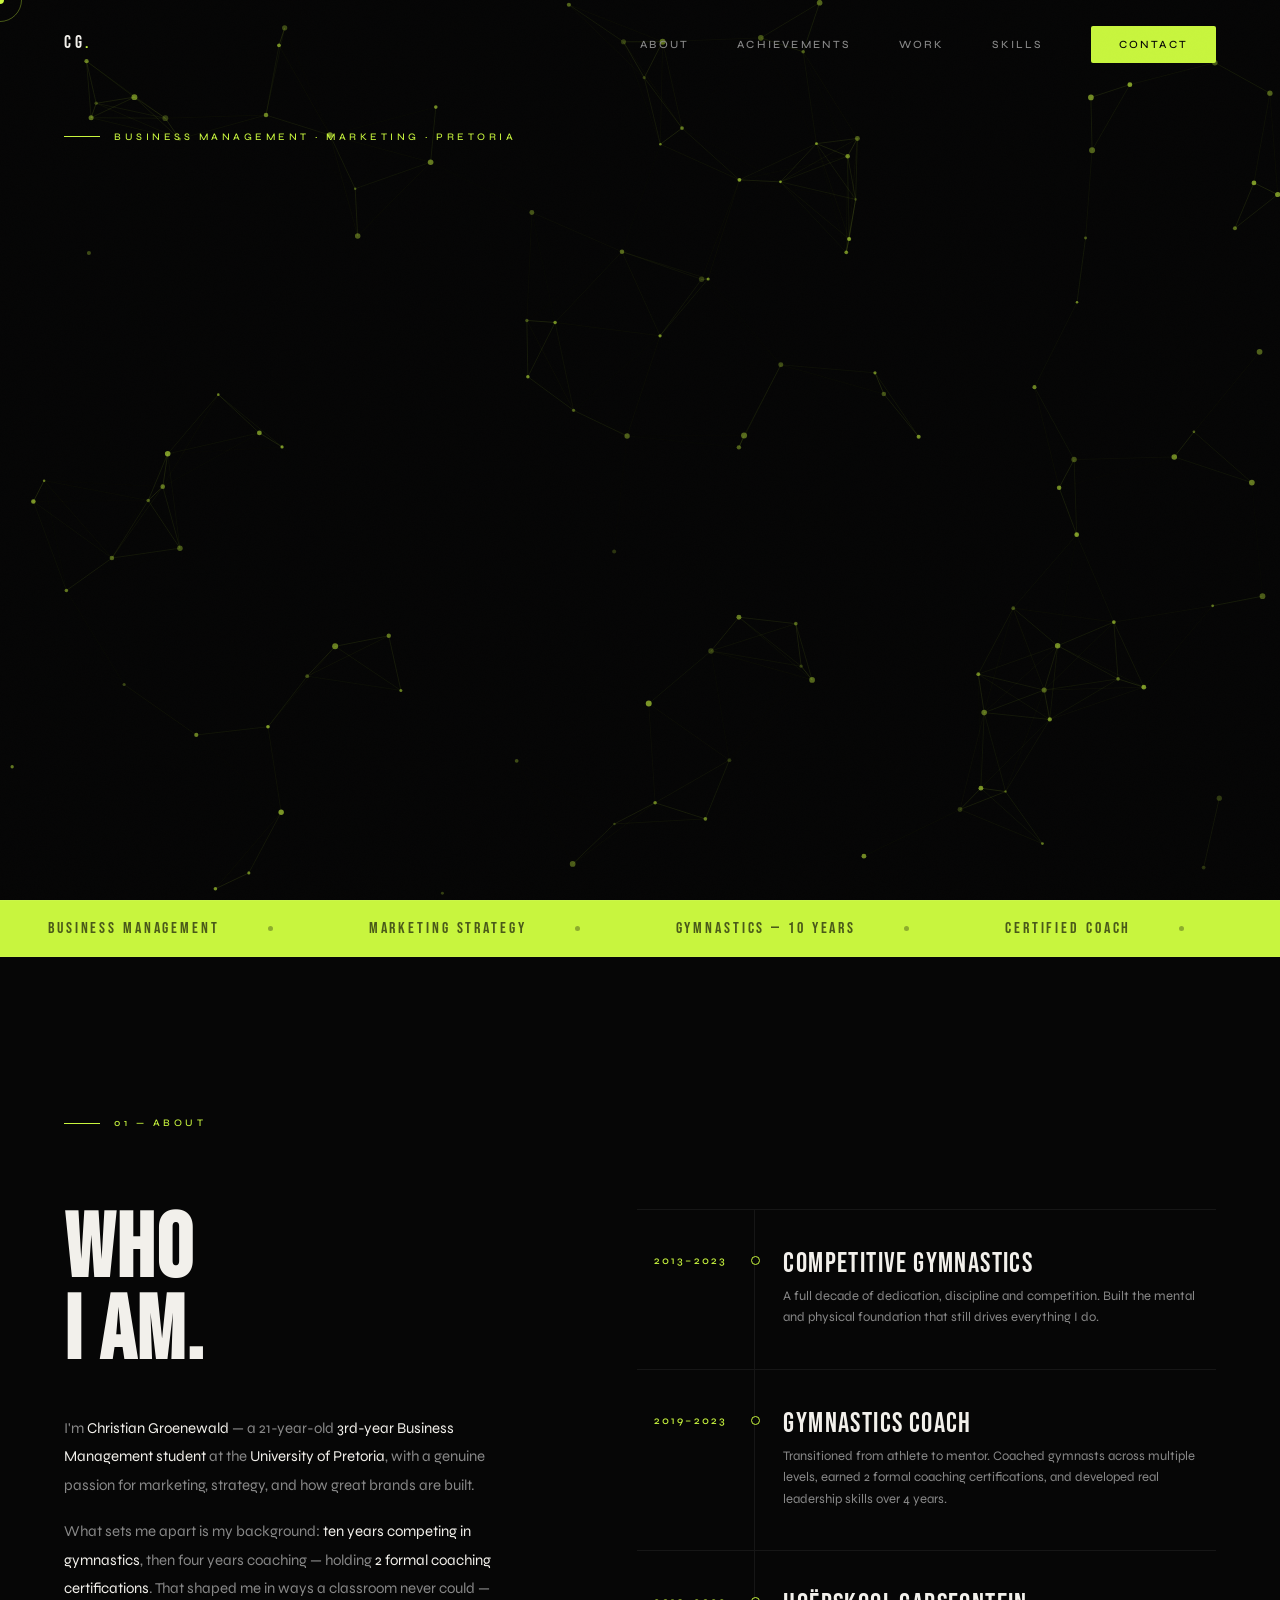
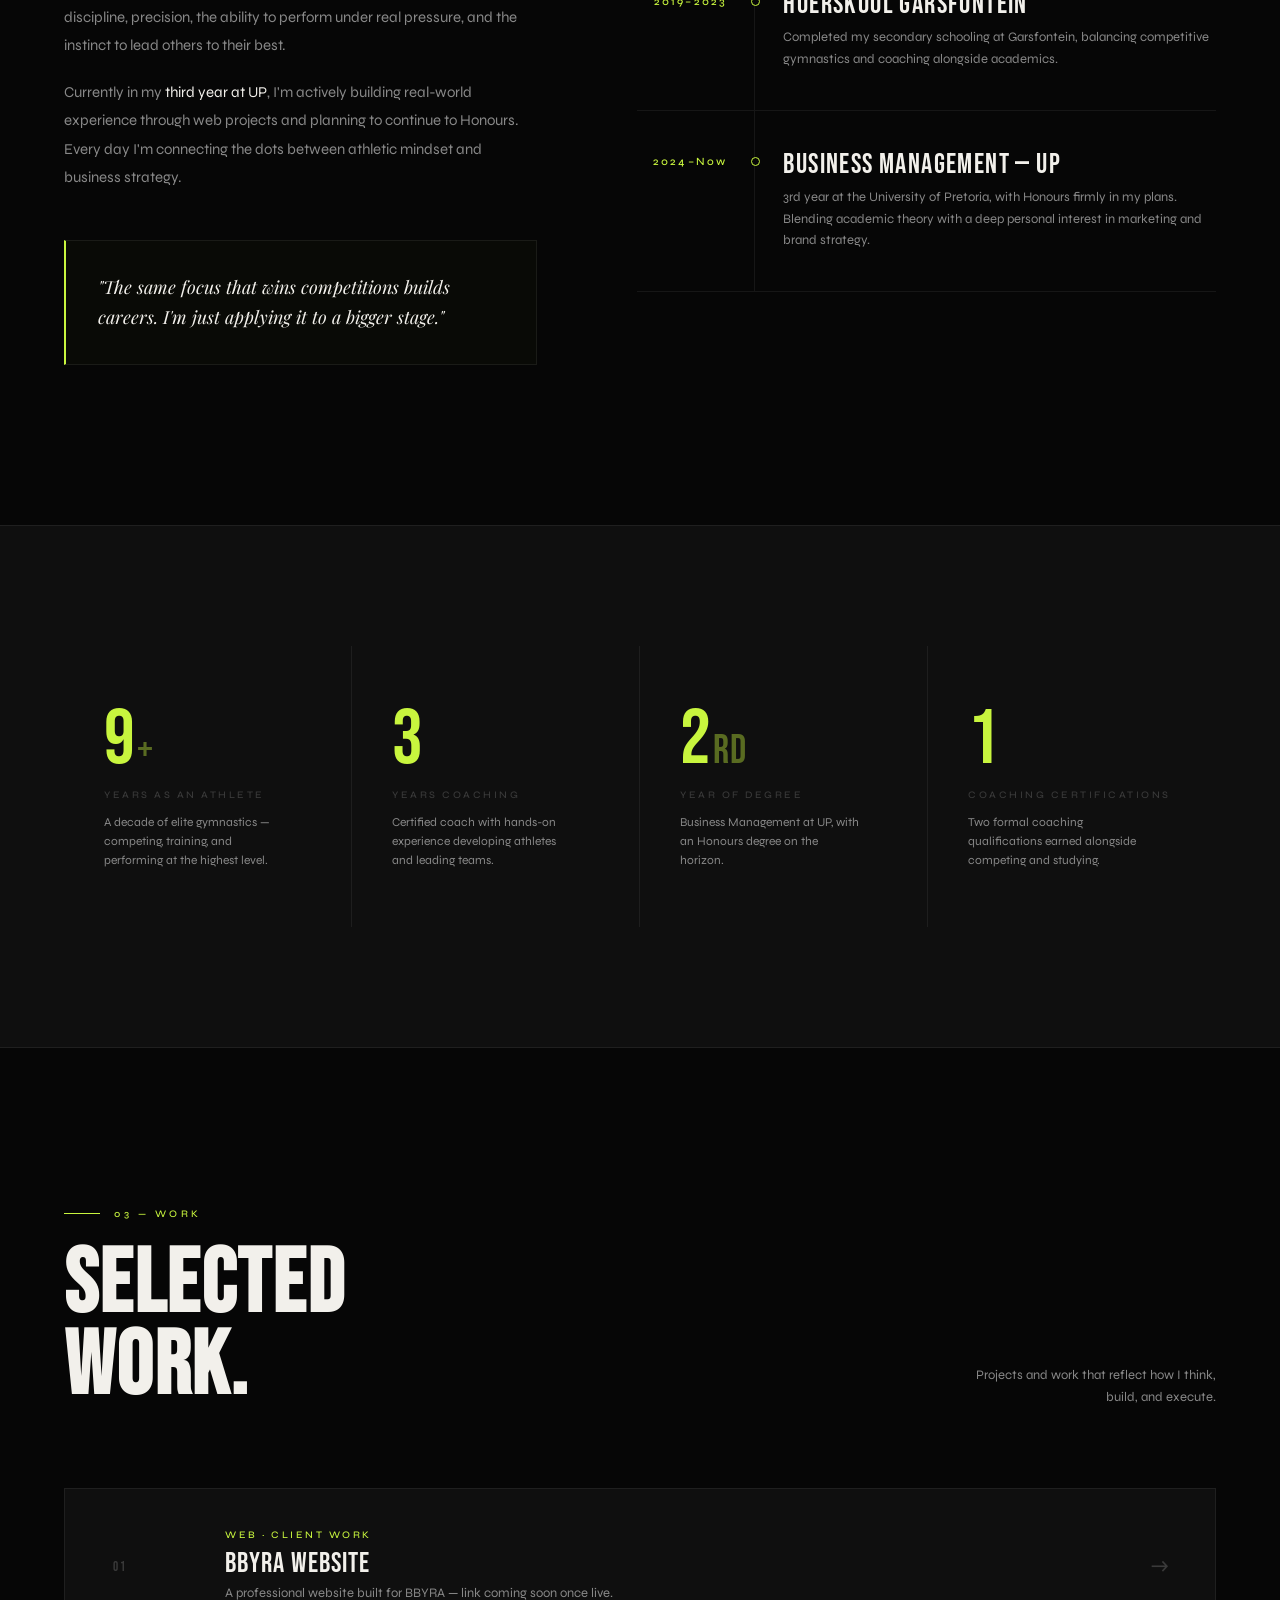
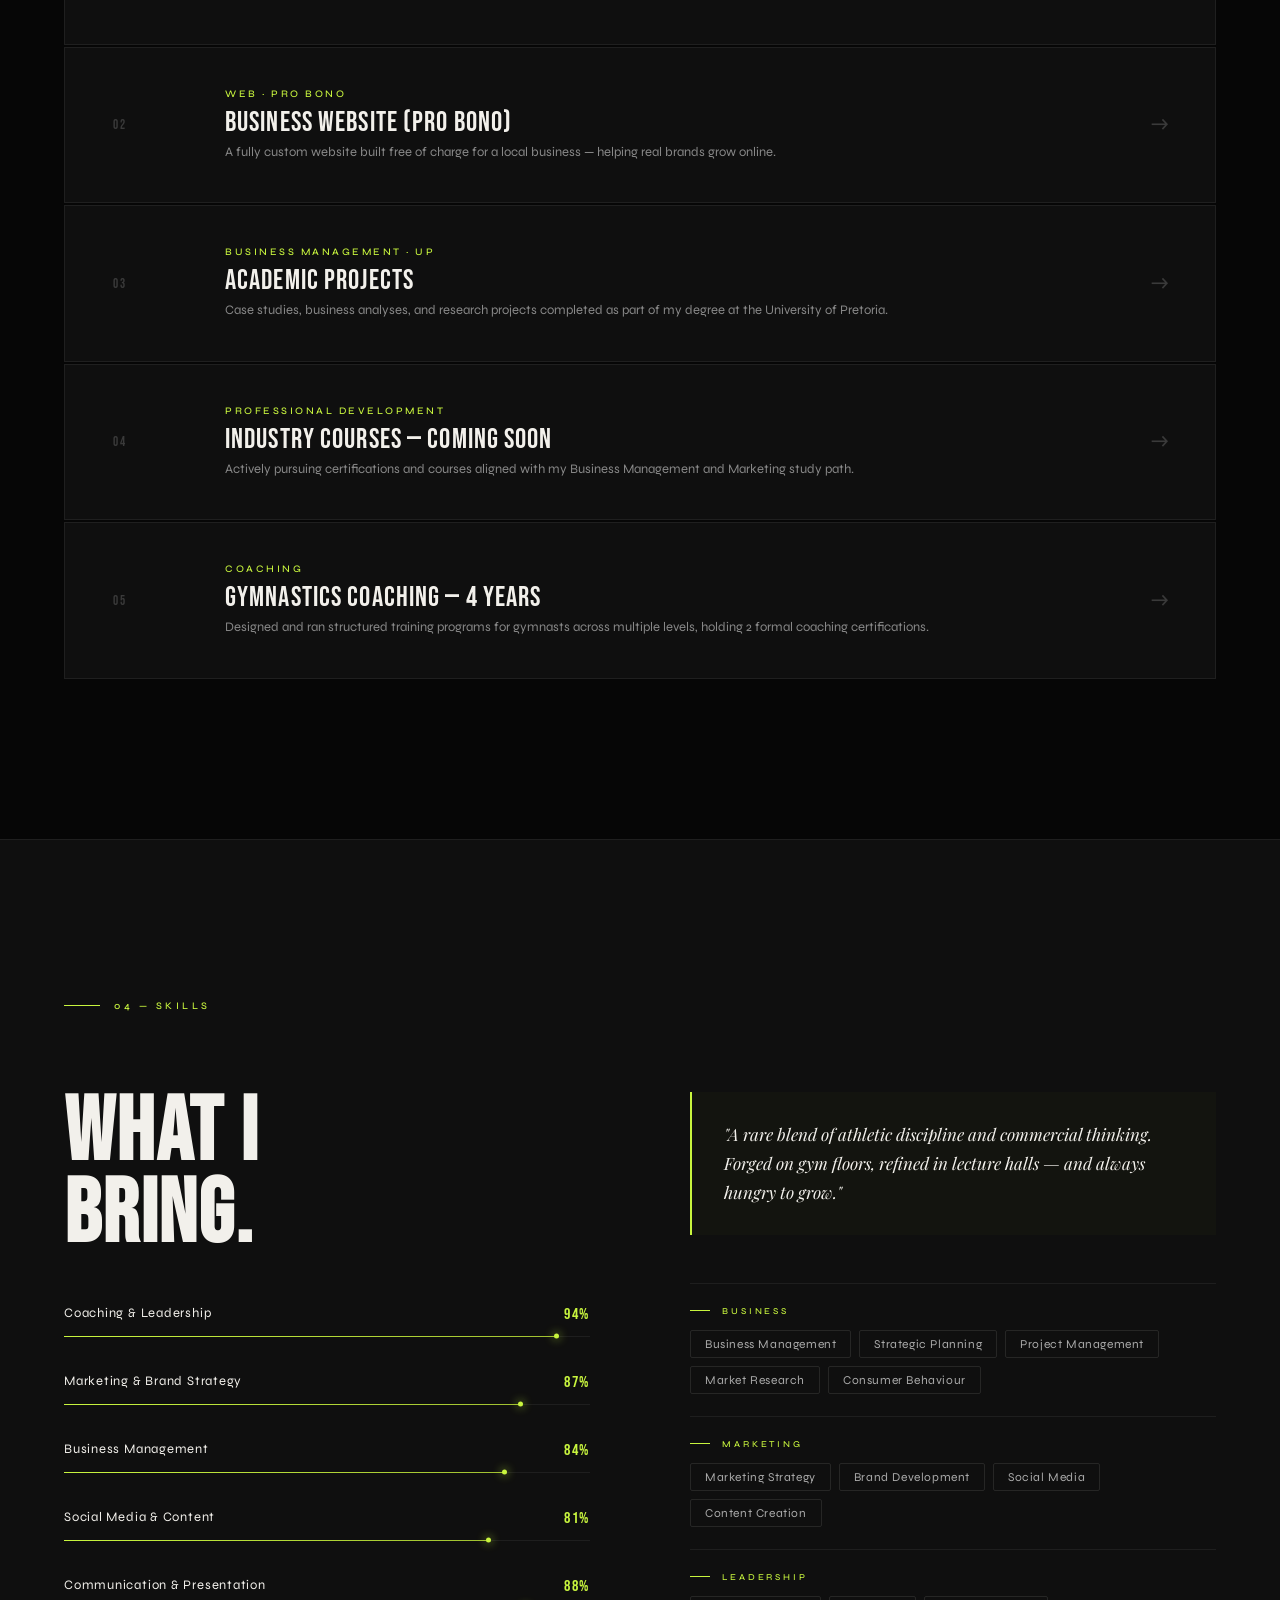
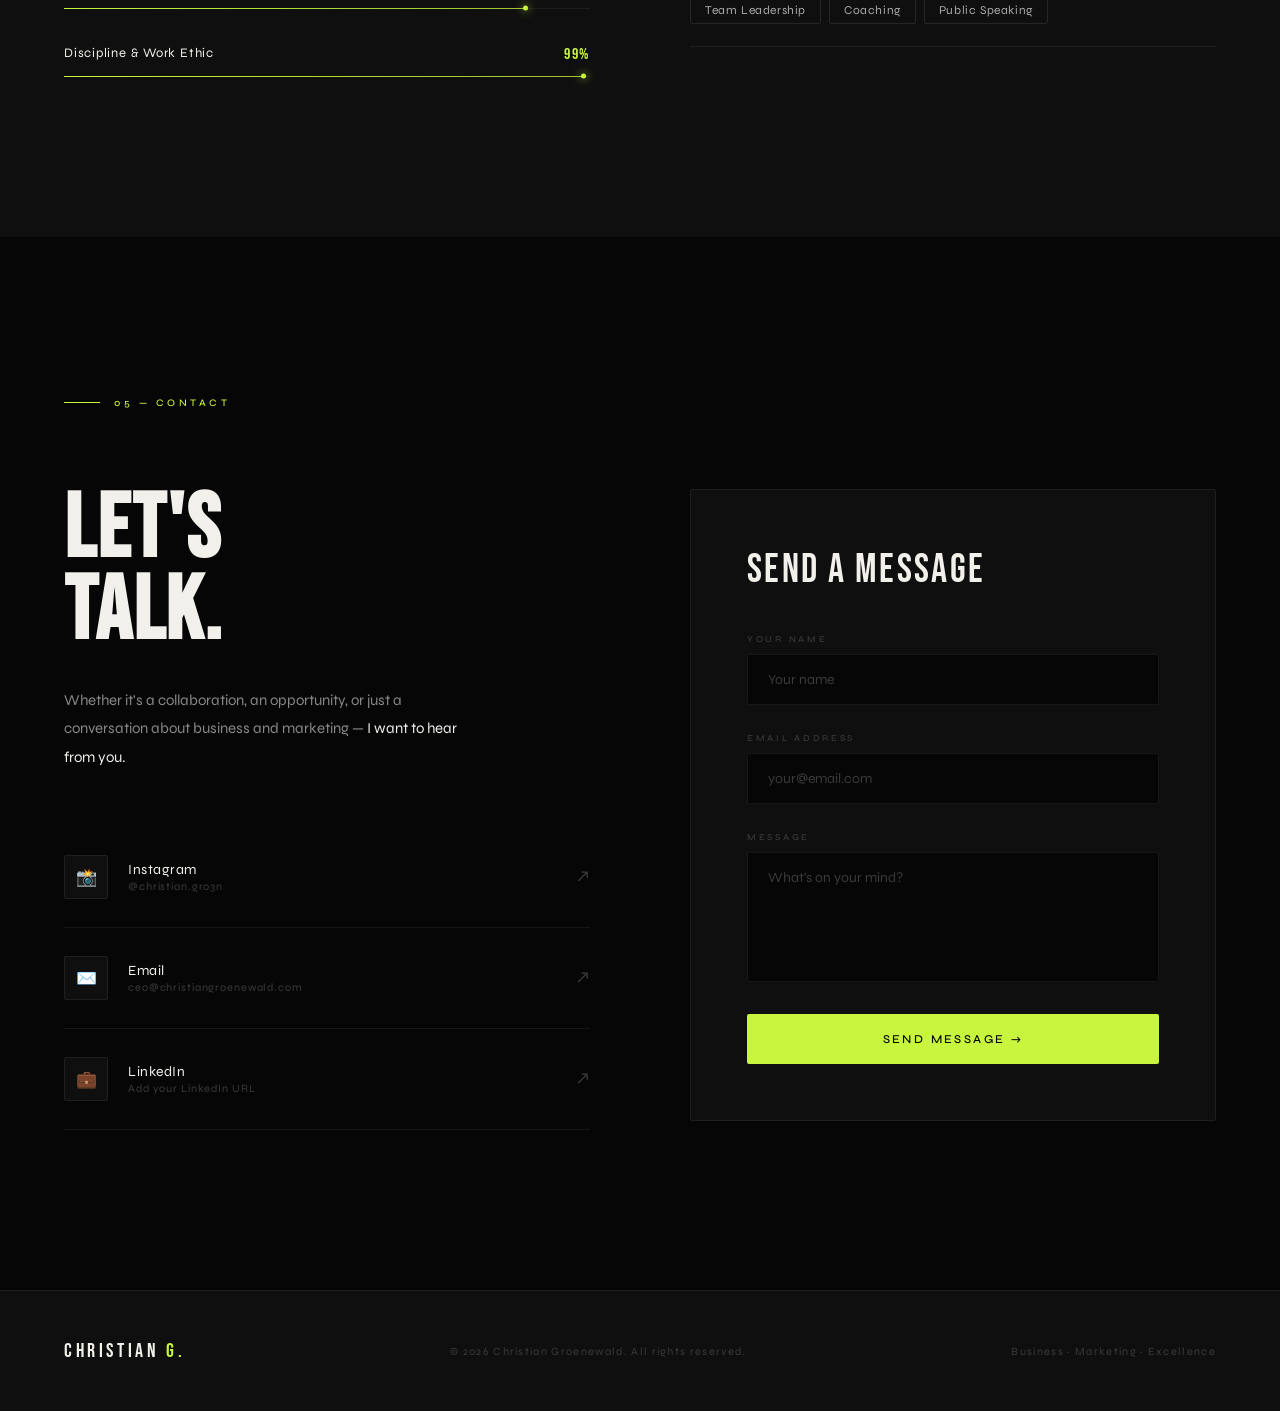
<file: index.html.html>
<!DOCTYPE html>
<html lang="en">
<head>
<meta charset="UTF-8">
<meta name="viewport" content="width=device-width, initial-scale=1.0, maximum-scale=5.0">
<meta name="description" content="Christian Groenewald — Business Management student, ex-competitive gymnast and certified coach based in Pretoria.">
<meta name="theme-color" content="#060606">
<title>Christian Groenewald</title>
<link rel="preconnect" href="https://fonts.googleapis.com">
<link rel="preconnect" href="https://fonts.gstatic.com" crossorigin>
<link href="https://fonts.googleapis.com/css2?family=Bebas+Neue&family=Syne:wght@300;400;500;700&family=Playfair+Display:ital@1&display=swap" rel="stylesheet">
<style>
:root {
  --bg:      #060606;
  --ink:     #f2f0eb;
  --accent:  #c8f53e;
  --muted:   #3a3a3a;
  --mid:     #888888;
  --border:  rgba(242,240,235,0.07);
  --surface: #0f0f0f;
}

*, *::before, *::after { box-sizing: border-box; margin: 0; padding: 0; }

html { scroll-behavior: smooth; }

body {
  background-color: #060606;
  color: #f2f0eb;
  font-family: 'Syne', sans-serif;
  font-weight: 300;
  overflow-x: hidden;
  min-height: 100vh;
}

/* ── LOADER ─────────────────────────────── */
#loader {
  position: fixed; inset: 0; z-index: 10000;
  background: #060606;
  display: flex; flex-direction: column;
  align-items: center; justify-content: center;
  gap: 32px;
}
.ld-name {
  font-family: 'Bebas Neue', sans-serif;
  font-size: clamp(16px, 4.8vw, 72px);
  letter-spacing: 0.10em;
  color: #f2f0eb;
  white-space: nowrap;
  overflow: visible;
}
.ld-name span { display: inline-block; transform: translateY(100%); opacity: 0; }
.ld-bar-wrap  { width: min(320px,75vw); height: 1px; background: #3a3a3a; position: relative; overflow: hidden; }
.ld-bar-fill  { position: absolute; inset: 0; background: #c8f53e; width: 0; }
.ld-pct       { font-size: 11px; letter-spacing: 0.3em; color: #888; font-weight: 400; }

/* ── CURSOR ─────────────────────────────── */
#cur-dot {
  width: 8px; height: 8px; background: #c8f53e; border-radius: 50%;
  position: fixed; top: 0; left: 0; pointer-events: none; z-index: 9999;
  transform: translate(-50%,-50%); display: none;
}
#cur-ring {
  width: 44px; height: 44px; border: 1px solid rgba(200,245,62,0.35); border-radius: 50%;
  position: fixed; top: 0; left: 0; pointer-events: none; z-index: 9998;
  transform: translate(-50%,-50%); display: none;
  transition: width 0.4s cubic-bezier(0.16,1,0.3,1), height 0.4s cubic-bezier(0.16,1,0.3,1), border-color 0.3s;
}
#cur-label {
  position: fixed; top: 0; left: 0; pointer-events: none; z-index: 9997;
  font-size: 10px; font-weight: 500; letter-spacing: 0.15em;
  color: #060606; background: #c8f53e; padding: 6px 12px; border-radius: 2px;
  transform: translate(16px,16px); opacity: 0; transition: opacity 0.2s;
  text-transform: uppercase; white-space: nowrap; display: none;
}
body.has-cursor          { cursor: none; }
body.has-cursor #cur-dot,
body.has-cursor #cur-ring,
body.has-cursor #cur-label { display: block; }
body.cur-big  #cur-dot  { width: 0; height: 0; }
body.cur-big  #cur-ring { width: 80px; height: 80px; border-color: rgba(200,245,62,0.6); }
body.cur-link #cur-ring { width: 56px; height: 56px; border-color: rgba(200,245,62,0.5); }

/* ── SCROLL PROGRESS ────────────────────── */
#sprog  { position: fixed; top: 0; left: 0; width: 100%; height: 3px; z-index: 9000; pointer-events: none; }
#sprogf { height: 100%; width: 0%; background: #c8f53e; box-shadow: 0 0 10px #c8f53e; transition: width 0.08s linear; }

/* ── NAV ────────────────────────────────── */
nav#nav {
  position: fixed; top: 0; left: 0; right: 0; z-index: 500;
  padding: 32px 64px;
  display: flex; align-items: center; justify-content: space-between;
  transition: padding 0.4s, background 0.4s;
}
nav#nav.compact {
  padding: 18px 64px;
  background: rgba(6,6,6,0.95);
  backdrop-filter: blur(20px);
  -webkit-backdrop-filter: blur(20px);
  border-bottom: 1px solid rgba(242,240,235,0.07);
}
.nav-logo { font-family: 'Bebas Neue', sans-serif; font-size: 18px; letter-spacing: 0.2em; color: #f2f0eb; text-decoration: none; }
.nav-logo em { color: #c8f53e; font-style: normal; }
.nav-links { display: flex; gap: 48px; list-style: none; align-items: center; }
.nav-links a {
  color: #888; text-decoration: none; font-size: 11px; font-weight: 500;
  letter-spacing: 0.2em; text-transform: uppercase; position: relative; transition: color 0.2s;
}
.nav-links a::after {
  content: ''; position: absolute; left: 0; bottom: -3px;
  width: 0; height: 1px; background: #c8f53e;
  transition: width 0.35s cubic-bezier(0.16,1,0.3,1);
}
.nav-links a:hover { color: #f2f0eb; }
.nav-links a:hover::after { width: 100%; }
.nav-cta {
  color: #060606 !important; background: #c8f53e !important;
  padding: 12px 28px; border-radius: 2px;
}
.nav-cta::after { display: none !important; }
.nav-cta:hover { background: #b0db2a !important; }

/* Burger */
.burger { display: none; flex-direction: column; gap: 5px; background: none; border: none; padding: 8px; cursor: pointer; z-index: 510; }
.burger span { display: block; width: 26px; height: 1.5px; background: #f2f0eb; border-radius: 1px; transition: transform 0.35s cubic-bezier(0.16,1,0.3,1), opacity 0.25s; }
.burger.open span:nth-child(1) { transform: translateY(6.5px) rotate(45deg); }
.burger.open span:nth-child(2) { opacity: 0; }
.burger.open span:nth-child(3) { transform: translateY(-6.5px) rotate(-45deg); }

/* Mobile menu */
#mmenu {
  display: none; position: fixed; inset: 0; z-index: 490;
  background: rgba(6,6,6,0.97); backdrop-filter: blur(24px); -webkit-backdrop-filter: blur(24px);
  flex-direction: column; align-items: center; justify-content: center; gap: 8px;
  opacity: 0; pointer-events: none; transition: opacity 0.35s;
}
#mmenu.open { opacity: 1; pointer-events: all; }
#mmenu a {
  font-family: 'Bebas Neue', sans-serif; font-size: clamp(36px,10vw,58px);
  letter-spacing: 0.08em; color: #888; text-decoration: none;
  padding: 8px 0; transition: color 0.2s, letter-spacing 0.3s;
}
#mmenu a:hover { color: #c8f53e; letter-spacing: 0.12em; }

/* ── HERO ────────────────────────────────── */
#hero { height: 100vh; min-height: 620px; position: relative; display: flex; align-items: center; overflow: hidden; }
#hero-canvas { position: absolute; inset: 0; width: 100%; height: 100%; z-index: 0; display: block; }
/* padding-bottom leaves room for the scroll indicator so desc never overlaps it */
.hero-inner { position: relative; z-index: 1; padding: 0 64px 140px; width: 100%; }

.hero-pre { display: flex; align-items: center; gap: 14px; margin-bottom: 28px; opacity: 0; transform: translateY(20px); }
.hero-pre-line { width: 36px; height: 1px; background: #c8f53e; flex-shrink: 0; }
.hero-pre span { font-size: 10px; font-weight: 500; letter-spacing: 0.35em; text-transform: uppercase; color: #c8f53e; }

.hero-h1 { font-family: 'Bebas Neue', sans-serif; font-size: clamp(56px, 10.5vw, 155px); line-height: 0.92; letter-spacing: 0.02em; margin-bottom: 48px; }
/* clip isolates the slide-in animation; padding-bottom prevents descender clipping */
.hero-h1-row { overflow: hidden; padding-bottom: 0.14em; }
/* > (child combinator) ensures only the direct slide-in span gets display:block/transform
   NOT the nested .accent span inside GROENEWALD, which must stay inline */
.hero-h1-row > span { display: block; transform: translateY(110%); white-space: nowrap; }
.hero-h1-row:nth-child(2) > span { color: transparent; -webkit-text-stroke: 1px rgba(242,240,235,0.2); }
/* accent must be inline so WALD stays on the same line as GROENE */
.accent { display: inline; color: #c8f53e !important; -webkit-text-stroke: 0 !important; }

.hero-bottom { display: flex; align-items: flex-end; justify-content: space-between; opacity: 0; transform: translateY(30px); gap: 32px; }
.hero-desc { max-width: 400px; font-size: 14px; color: #888; line-height: 1.8; }
.hero-desc strong { color: #f2f0eb; font-weight: 400; }
.hero-ctas { display: flex; gap: 20px; align-items: center; flex-shrink: 0; }

.btn { display: inline-flex; align-items: center; gap: 10px; font-family: 'Syne', sans-serif; font-size: 12px; font-weight: 500; letter-spacing: 0.18em; text-transform: uppercase; text-decoration: none; padding: 16px 40px; border-radius: 2px; transition: background 0.2s, color 0.2s, transform 0.3s, box-shadow 0.2s; border: none; cursor: pointer; outline: none; }
.btn-solid { background: #c8f53e; color: #060606; }
.btn-solid:hover { background: #b8e030; box-shadow: 0 8px 30px rgba(200,245,62,0.25); }
.btn-outline { color: #888; border: 1px solid rgba(242,240,235,0.07); background: transparent; }
.btn-outline:hover { color: #f2f0eb; border-color: rgba(242,240,235,0.2); }

/* scroll indicator sits at bottom-right so it never overlaps the description copy */
.hero-scroll { position: absolute; bottom: 48px; right: 64px; display: flex; flex-direction: column; align-items: center; gap: 12px; z-index: 1; opacity: 0; }
.scroll-line { width: 1px; height: 56px; background: linear-gradient(to bottom, #c8f53e 0%, transparent 100%); animation: scrollDrop 2s ease-in-out infinite; }
@keyframes scrollDrop { 0%,100%{ transform: scaleY(1); opacity: 1; } 50%{ transform: scaleY(0.4); opacity: 0.4; } }
.hero-scroll span { writing-mode: vertical-lr; font-size: 9px; letter-spacing: 0.3em; text-transform: uppercase; color: #3a3a3a; }

/* ── MARQUEE ─────────────────────────────── */
.mq-wrap { background: #c8f53e; padding: 18px 0; overflow: hidden; border-top: 1px solid rgba(242,240,235,0.07); border-bottom: 1px solid rgba(242,240,235,0.07); }
.mq-inner { display: flex; width: max-content; animation: mq 22s linear infinite; }
.mq-inner:hover { animation-play-state: paused; }
.mq-item { display: flex; align-items: center; gap: 48px; padding: 0 48px; font-family: 'Bebas Neue', sans-serif; font-size: 16px; letter-spacing: 0.18em; color: rgba(6,6,6,0.65); white-space: nowrap; user-select: none; }
.mq-dot { width: 5px; height: 5px; background: rgba(6,6,6,0.3); border-radius: 50%; flex-shrink: 0; }
@keyframes mq { from{ transform: translateX(0); } to{ transform: translateX(-50%); } }

/* ── SECTION SHELL ───────────────────────── */
.sec { padding: 160px 64px; }
.sec-label { display: flex; align-items: center; gap: 14px; margin-bottom: 80px; }
.sec-label-line { width: 36px; height: 1px; background: #c8f53e; flex-shrink: 0; }
.sec-label span { font-size: 10px; font-weight: 500; letter-spacing: 0.35em; text-transform: uppercase; color: #c8f53e; }
.sec-title { font-family: 'Bebas Neue', sans-serif; font-size: clamp(48px,7vw,100px); line-height: 0.92; letter-spacing: 0.02em; }

/* ── REVEAL ──────────────────────────────── */
.fade { opacity: 0; transform: translateY(48px); transition: opacity 0.9s cubic-bezier(0.16,1,0.3,1), transform 0.9s cubic-bezier(0.16,1,0.3,1); }
.fade.in { opacity: 1; transform: translateY(0); }
.d1 { transition-delay: 0.1s; } .d2 { transition-delay: 0.2s; } .d3 { transition-delay: 0.3s; } .d4 { transition-delay: 0.4s; }

/* ── ABOUT ───────────────────────────────── */
#about { background-color: #060606; }
.about-grid { display: grid; grid-template-columns: 0.9fr 1.1fr; gap: 100px; align-items: start; }
.about-sticky { position: sticky; top: 140px; }
.about-txt { color: #888; line-height: 1.9; font-size: 15px; }
.about-txt p { margin-bottom: 18px; }
.about-txt strong { color: #f2f0eb; font-weight: 400; }
.about-quote { margin-top: 48px; padding: 32px; border: 1px solid rgba(242,240,235,0.07); border-left: 2px solid #c8f53e; background: rgba(200,245,62,0.02); }
.about-quote p { font-family: 'Playfair Display', serif; font-style: italic; font-size: 18px; line-height: 1.65; color: #f2f0eb; }

.timeline { display: flex; flex-direction: column; }
.tl-item { display: grid; grid-template-columns: 90px 24px 1fr; gap: 0 16px; padding: 40px 0; border-bottom: 1px solid rgba(242,240,235,0.07); position: relative; transition: background 0.3s; }
.tl-item:first-child { border-top: 1px solid rgba(242,240,235,0.07); }
/* vertical line runs through the dot column (col 2) */
.tl-item::before { content: ''; position: absolute; left: calc(90px + 16px + 11px); top: 0; bottom: 0; width: 1px; background: rgba(242,240,235,0.07); z-index: 0; }
.tl-item:hover { background: rgba(200,245,62,0.015); }
.tl-dot { width: 9px; height: 9px; background: #060606; border: 1px solid #c8f53e; border-radius: 50%; z-index: 1; transition: background 0.3s; margin-top: 6px; align-self: start; justify-self: center; }
.tl-item:hover .tl-dot { background: #c8f53e; }
.tl-year { font-size: 11px; letter-spacing: 0.2em; color: #c8f53e; font-weight: 500; padding-top: 4px; text-align: right; }
.tl-title { font-family: 'Bebas Neue', sans-serif; font-size: 28px; letter-spacing: 0.05em; margin-bottom: 8px; line-height: 1; }
.tl-desc { font-size: 13px; color: #888; line-height: 1.65; }

/* ── STATS ───────────────────────────────── */
#stats { background-color: #0f0f0f; border-top: 1px solid rgba(242,240,235,0.07); border-bottom: 1px solid rgba(242,240,235,0.07); padding: 120px 64px; }
.stats-grid { display: grid; grid-template-columns: repeat(4,1fr); }
.stat-block { padding: 56px 40px; border-right: 1px solid rgba(242,240,235,0.07); position: relative; overflow: hidden; transition: background 0.4s; }
.stat-block:last-child { border-right: none; }
.stat-block::after { content: ''; position: absolute; bottom: 0; left: 0; width: 0; height: 2px; background: #c8f53e; transition: width 0.7s cubic-bezier(0.16,1,0.3,1); }
.stat-block:hover::after { width: 100%; }
.stat-block:hover { background: rgba(200,245,62,0.02); }
.stat-num { font-family: 'Bebas Neue', sans-serif; font-size: clamp(50px,6vw,88px); line-height: 1; color: #c8f53e; letter-spacing: 0.02em; }
.stat-suf { font-family: 'Bebas Neue', sans-serif; font-size: 40px; color: #c8f53e; opacity: 0.4; }
.stat-lbl { font-size: 10px; font-weight: 500; letter-spacing: 0.25em; text-transform: uppercase; color: #3a3a3a; margin-top: 10px; }
.stat-sub { font-size: 12px; color: #888; margin-top: 12px; line-height: 1.6; max-width: 180px; }

/* ── PORTFOLIO ───────────────────────────── */
#portfolio { background-color: #060606; }
.port-intro { display: flex; justify-content: space-between; align-items: flex-end; margin-bottom: 80px; flex-wrap: wrap; gap: 24px; }
.port-note { font-size: 13px; color: #888; max-width: 260px; line-height: 1.7; text-align: right; }
.port-list { display: flex; flex-direction: column; gap: 2px; }
.port-item { display: grid; grid-template-columns: 64px 1fr auto; align-items: center; gap: 48px; padding: 40px 48px; background-color: #0f0f0f; border: 1px solid rgba(242,240,235,0.07); text-decoration: none; color: #f2f0eb; position: relative; overflow: hidden; transition: border-color 0.3s; }
.port-item::before { content: ''; position: absolute; inset: 0; background: rgba(200,245,62,0.03); transform: scaleX(0); transform-origin: left; transition: transform 0.5s cubic-bezier(0.16,1,0.3,1); }
.port-item:hover::before { transform: scaleX(1); }
.port-item:hover { border-color: rgba(200,245,62,0.2); }
.port-num { font-family: 'Bebas Neue', sans-serif; font-size: 13px; letter-spacing: 0.15em; color: #3a3a3a; transition: color 0.3s; }
.port-item:hover .port-num { color: #c8f53e; }
.port-tag { font-size: 10px; font-weight: 500; letter-spacing: 0.25em; text-transform: uppercase; color: #c8f53e; margin-bottom: 6px; }
.port-title { font-family: 'Bebas Neue', sans-serif; font-size: 28px; letter-spacing: 0.04em; transition: letter-spacing 0.4s; }
.port-item:hover .port-title { letter-spacing: 0.08em; }
.port-desc { font-size: 13px; color: #888; margin-top: 4px; line-height: 1.5; }
.port-arrow { font-size: 22px; color: #3a3a3a; transform: rotate(45deg); transition: transform 0.4s cubic-bezier(0.16,1,0.3,1), color 0.3s; flex-shrink: 0; }
.port-item:hover .port-arrow { transform: rotate(0deg); color: #c8f53e; }

/* ── SKILLS ──────────────────────────────── */
#skills { background-color: #0f0f0f; border-top: 1px solid rgba(242,240,235,0.07); }
.skills-grid { display: grid; grid-template-columns: 1fr 1fr; gap: 100px; align-items: start; }
.sk-bars { display: flex; flex-direction: column; gap: 36px; }
.sk-row-top { display: flex; justify-content: space-between; margin-bottom: 12px; }
.sk-name { font-size: 13px; letter-spacing: 0.06em; color: #f2f0eb; }
.sk-pct  { font-family: 'Bebas Neue', sans-serif; font-size: 16px; letter-spacing: 0.1em; color: #c8f53e; }
.sk-track { height: 1px; background: rgba(242,240,235,0.07); position: relative; }
.sk-fill { position: absolute; left: 0; top: 0; bottom: 0; background: linear-gradient(to right, #c8f53e, #a0c030); width: 0; transition: width 1.4s cubic-bezier(0.16,1,0.3,1); }
.sk-fill::after { content: ''; position: absolute; right: -1px; top: 50%; width: 5px; height: 5px; border-radius: 50%; background: #c8f53e; transform: translateY(-50%); box-shadow: 0 0 10px #c8f53e; }
.sk-caption { color: #888; font-size: 15px; line-height: 1.9; margin-bottom: 48px; }
.sk-caption strong { color: #f2f0eb; font-weight: 400; }

/* ── redesigned skill groups ── */
.sk-pullquote {
  margin-bottom: 48px;
  padding: 28px 32px;
  border-left: 2px solid #c8f53e;
  background: rgba(200,245,62,0.025);
}
.sk-pullquote p {
  font-family: 'Playfair Display', serif;
  font-style: italic;
  font-size: 17px;
  line-height: 1.7;
  color: #f2f0eb;
}
.sk-groups { display: flex; flex-direction: column; gap: 0; }
.sk-group {
  padding: 22px 0;
  border-bottom: 1px solid rgba(242,240,235,0.07);
}
.sk-group:first-child { border-top: 1px solid rgba(242,240,235,0.07); }
.sk-group-hd {
  display: flex; align-items: center; gap: 12px;
  margin-bottom: 14px;
}
.sk-group-line { width: 20px; height: 1px; background: #c8f53e; flex-shrink: 0; }
.sk-group-label {
  font-size: 9px; font-weight: 500; letter-spacing: 0.32em;
  text-transform: uppercase; color: #c8f53e;
}
.sk-chips { display: flex; flex-wrap: wrap; gap: 8px; }
.sk-chip {
  padding: 6px 14px;
  border: 1px solid rgba(242,240,235,0.1);
  font-size: 12px; font-weight: 400;
  letter-spacing: 0.05em;
  color: #aaa;
  border-radius: 2px;
  transition: border-color 0.2s, color 0.2s, background 0.2s;
  cursor: default;
}
.sk-chip:hover {
  border-color: rgba(200,245,62,0.4);
  color: #fff;
  background: rgba(200,245,62,0.05);
}

/* ── CONTACT ─────────────────────────────── */
#contact { background-color: #060606; }
.contact-grid { display: grid; grid-template-columns: 1fr 1fr; gap: 100px; align-items: start; }
.contact-intro { font-size: 15px; color: #888; line-height: 1.9; margin-bottom: 56px; max-width: 400px; }
.contact-intro strong { color: #f2f0eb; font-weight: 400; }
.c-links { display: flex; flex-direction: column; }
.c-link { display: flex; align-items: center; justify-content: space-between; padding: 28px 0; border-bottom: 1px solid rgba(242,240,235,0.07); text-decoration: none; color: #f2f0eb; position: relative; transition: padding-left 0.4s cubic-bezier(0.16,1,0.3,1); overflow: hidden; }
.c-link::before { content: ''; position: absolute; left: 0; bottom: 0; height: 1px; width: 0; background: #c8f53e; transition: width 0.5s cubic-bezier(0.16,1,0.3,1); }
.c-link:hover { padding-left: 12px; }
.c-link:hover::before { width: 100%; }
.c-link-l { display: flex; align-items: center; gap: 20px; }
.c-icon { width: 44px; height: 44px; background: #0f0f0f; border: 1px solid rgba(242,240,235,0.07); border-radius: 2px; display: flex; align-items: center; justify-content: center; font-size: 17px; flex-shrink: 0; transition: background 0.3s, border-color 0.3s; }
.c-link:hover .c-icon { background: rgba(200,245,62,0.08); border-color: rgba(200,245,62,0.3); }
.c-name   { font-size: 14px; letter-spacing: 0.04em; }
.c-handle { font-size: 11px; color: #3a3a3a; letter-spacing: 0.08em; margin-top: 2px; }
.c-arr    { font-size: 18px; color: #3a3a3a; transition: color 0.3s, transform 0.4s cubic-bezier(0.16,1,0.3,1); }
.c-link:hover .c-arr { color: #c8f53e; transform: translate(4px,-4px); }

.contact-form { background-color: #0f0f0f; border: 1px solid rgba(242,240,235,0.07); padding: 56px; border-radius: 2px; }
.cf-title { font-family: 'Bebas Neue', sans-serif; font-size: 40px; letter-spacing: 0.06em; margin-bottom: 40px; color: #f2f0eb; }
.cf-group { margin-bottom: 28px; }
.cf-label { display: block; font-size: 9px; font-weight: 500; letter-spacing: 0.3em; text-transform: uppercase; color: #3a3a3a; margin-bottom: 10px; }
.cf-input, .cf-textarea {
  width: 100%; background: #060606; border: 1px solid rgba(242,240,235,0.07);
  color: #f2f0eb; padding: 16px 20px; font-family: 'Syne', sans-serif;
  font-size: 14px; font-weight: 300; border-radius: 2px; outline: none;
  transition: border-color 0.25s, box-shadow 0.25s; resize: none;
  -webkit-appearance: none; appearance: none;
}
.cf-input::placeholder, .cf-textarea::placeholder { color: #3a3a3a; }
.cf-input:focus, .cf-textarea:focus { border-color: rgba(200,245,62,0.35); box-shadow: 0 0 0 3px rgba(200,245,62,0.05); }
.cf-input.err { border-color: rgba(220,80,80,0.5); }
.cf-textarea { height: 130px; }
.cf-btn { width: 100%; background: #c8f53e; color: #060606; border: none; padding: 18px; font-family: 'Syne', sans-serif; font-size: 12px; font-weight: 500; letter-spacing: 0.2em; text-transform: uppercase; border-radius: 2px; cursor: pointer; transition: background 0.2s, transform 0.2s, box-shadow 0.2s; }
.cf-btn:hover  { background: #b8e030; transform: translateY(-2px); box-shadow: 0 8px 30px rgba(200,245,62,0.25); }
.cf-btn:active { transform: translateY(0); box-shadow: none; }

/* ── FOOTER ──────────────────────────────── */
footer { background-color: #0f0f0f; border-top: 1px solid rgba(242,240,235,0.07); padding: 48px 64px; display: flex; align-items: center; justify-content: space-between; }
.foot-logo { font-family: 'Bebas Neue', sans-serif; font-size: 20px; letter-spacing: 0.18em; color: #f2f0eb; }
.foot-logo em { color: #c8f53e; font-style: normal; }
.foot-copy { font-size: 11px; color: #3a3a3a; letter-spacing: 0.12em; }
.foot-tag  { font-size: 11px; color: #3a3a3a; letter-spacing: 0.12em; }

/* ── TOAST ───────────────────────────────── */
#toast { position: fixed; bottom: 32px; right: 24px; background: #c8f53e; color: #060606; padding: 14px 28px; font-size: 12px; font-weight: 500; letter-spacing: 0.12em; border-radius: 2px; z-index: 9999; transform: translateY(100px); opacity: 0; transition: all 0.5s cubic-bezier(0.16,1,0.3,1); max-width: calc(100vw - 48px); pointer-events: none; }
#toast.show { transform: translateY(0); opacity: 1; }

/* ── NOISE ───────────────────────────────── */
#noise { position: fixed; inset: 0; pointer-events: none; z-index: 8000; opacity: 0.4;
  background-image: url("data:image/svg+xml,%3Csvg xmlns='http://www.w3.org/2000/svg'%3E%3Cfilter id='n'%3E%3CfeTurbulence type='fractalNoise' baseFrequency='0.75' numOctaves='4' stitchTiles='stitch'/%3E%3C/filter%3E%3Crect width='100%25' height='100%25' filter='url(%23n)' opacity='0.03'/%3E%3C/svg%3E");
}

/* ══════════════════════════════════════════
   RESPONSIVE
══════════════════════════════════════════ */
@media (max-width: 1024px) {
  .sec        { padding: 120px 40px; }
  .hero-inner { padding: 0 40px 130px; }
  nav#nav     { padding: 24px 40px; }
  nav#nav.compact { padding: 16px 40px; }
  #stats      { padding: 100px 40px; }
  footer      { padding: 40px 40px; }
}

@media (max-width: 900px) {
  nav#nav         { padding: 18px 24px; }
  nav#nav.compact { padding: 13px 24px; }
  .nav-links      { display: none !important; }
  .burger         { display: flex; }

  .sec            { padding: 80px 24px; }
  .hero-inner     { padding: 0 24px 110px; }
  #stats          { padding: 64px 24px; }
  footer          { padding: 32px 24px; flex-direction: column; gap: 12px; text-align: center; }

  .hero-bottom    { flex-direction: column; gap: 24px; align-items: flex-start; }
  .hero-ctas      { flex-wrap: wrap; gap: 12px; }
  .hero-scroll    { right: 24px; bottom: 32px; }

  .about-grid, .skills-grid, .contact-grid { grid-template-columns: 1fr; gap: 48px; }
  .about-sticky   { position: static; }
  .about-quote    { margin-top: 32px; }

  .stats-grid     { grid-template-columns: repeat(2,1fr); }
  .stat-block     { padding: 32px 20px; border-right: none; border-bottom: 1px solid rgba(242,240,235,0.07); }
  .stat-block:nth-child(odd)  { border-right: 1px solid rgba(242,240,235,0.07); }
  .stat-block:nth-child(3),
  .stat-block:nth-child(4)    { border-bottom: none; }

  .port-item      { grid-template-columns: 36px 1fr auto; gap: 14px; padding: 22px 18px; }
  .port-note      { text-align: left; }
  .port-intro     { flex-direction: column; align-items: flex-start; gap: 14px; }
  .contact-form   { padding: 32px 24px; }
  .sec-label      { margin-bottom: 40px; }
  .tl-item        { grid-template-columns: 72px 20px 1fr; gap: 0 12px; }
  .tl-item::before{ left: calc(72px + 12px + 9px); }
}

/* ── PHONE ──────────────────────────────── */
@media (max-width: 600px) {
  /* Nav */
  nav#nav         { padding: 14px 20px; }
  nav#nav.compact { padding: 11px 20px; }

  /* Hero */
  #hero           { min-height: 100svh; }
  .hero-inner     { padding: 0 20px 96px; }
  .hero-h1        { font-size: clamp(44px, 14vw, 76px); line-height: 0.92; margin-bottom: 24px; }
  .hero-pre       { margin-bottom: 20px; }
  .hero-pre span  { font-size: 9px; }
  .hero-desc      { font-size: 13px; line-height: 1.75; }
  .hero-scroll    { display: none; }
  .btn            { padding: 14px 28px; font-size: 11px; letter-spacing: 0.14em; }

  /* Sections */
  .sec            { padding: 64px 20px; }
  .sec-title      { font-size: clamp(36px, 11vw, 64px); }
  .sec-label      { margin-bottom: 36px; }

  /* Stats */
  #stats          { padding: 48px 20px; }
  .stats-grid     { grid-template-columns: 1fr 1fr; }
  .stat-block     { padding: 24px 14px; }
  .stat-num       { font-size: clamp(34px, 10vw, 56px); }
  .stat-suf       { font-size: 26px; }
  .stat-lbl       { font-size: 9px; letter-spacing: 0.18em; }
  .stat-sub       { font-size: 11px; }

  /* Portfolio */
  .port-item      { grid-template-columns: 30px 1fr auto; gap: 10px; padding: 18px 16px; }
  .port-title     { font-size: 18px; }
  .port-desc      { font-size: 12px; }
  .port-tag       { font-size: 9px; }
  .port-arrow     { font-size: 16px; }

  /* Timeline */
  .tl-item        { grid-template-columns: 60px 18px 1fr; gap: 0 10px; padding: 28px 0; }
  .tl-item::before{ left: calc(60px + 10px + 8px); }
  .tl-year        { font-size: 10px; letter-spacing: 0.12em; }
  .tl-title       { font-size: 22px; }
  .tl-desc        { font-size: 12px; }

  /* About */
  .about-txt      { font-size: 14px; }
  .about-quote p  { font-size: 15px; }
  .about-quote    { padding: 24px 20px; }

  /* Skills */
  .sk-bars        { gap: 28px; }
  .sk-caption     { font-size: 14px; }
  .tag            { padding: 8px 14px; font-size: 10px; }

  /* Contact */
  .contact-form   { padding: 24px 18px; }
  .cf-title       { font-size: 30px; }
  .c-name         { font-size: 13px; }
  .c-icon         { width: 38px; height: 38px; font-size: 15px; }

  /* Footer */
  footer          { padding: 24px 20px; gap: 10px; }
  .foot-logo      { font-size: 17px; }
}

@media (max-width: 420px) {
  .hero-h1        { font-size: clamp(38px, 13vw, 56px); }
  .stats-grid     { grid-template-columns: 1fr; }
  .stat-block     { border-right: none !important; border-bottom: 1px solid rgba(242,240,235,0.07) !important; }
  .stat-block:last-child { border-bottom: none !important; }
  .port-item { grid-template-columns: 30px 1fr auto; }
}
</style>
</head>
<body>

<!-- LOADER -->
<div id="loader">
  <div class="ld-name" id="ld-name"></div>
  <div class="ld-bar-wrap"><div class="ld-bar-fill" id="ld-bar"></div></div>
  <div class="ld-pct" id="ld-pct">0%</div>
</div>

<!-- CURSOR -->
<div id="cur-dot"></div>
<div id="cur-ring"></div>
<div id="cur-label"></div>

<!-- SCROLL PROGRESS -->
<div id="sprog"><div id="sprogf"></div></div>

<!-- TOAST -->
<div id="toast">Message sent — I'll be in touch soon ✓</div>

<!-- NOISE -->
<div id="noise"></div>

<!-- MOBILE MENU -->
<div id="mmenu">
  <a href="#about"     class="mm-link">About</a>
  <a href="#stats"     class="mm-link">Achievements</a>
  <a href="#portfolio" class="mm-link">Work</a>
  <a href="#skills"    class="mm-link">Skills</a>
  <a href="#contact"   class="mm-link">Contact</a>
</div>

<!-- NAV -->
<nav id="nav">
  <a href="#" class="nav-logo">CG<em>.</em></a>
  <ul class="nav-links">
    <li><a href="#about">About</a></li>
    <li><a href="#stats">Achievements</a></li>
    <li><a href="#portfolio">Work</a></li>
    <li><a href="#skills">Skills</a></li>
    <li><a href="#contact" class="nav-cta">Contact</a></li>
  </ul>
  <button class="burger" id="burger" aria-label="Toggle menu">
    <span></span><span></span><span></span>
  </button>
</nav>

<!-- HERO -->
<section id="hero">
  <canvas id="hero-canvas"></canvas>
  <div class="hero-inner">
    <div class="hero-pre" id="hp">
      <div class="hero-pre-line"></div>
      <span>Business Management · Marketing · Pretoria</span>
    </div>
    <div class="hero-h1">
      <div class="hero-h1-row"><span id="hr1">CHRISTIAN</span></div>
      <div class="hero-h1-row"><span id="hr2">GROENE<span class="accent">WALD</span></span></div>
    </div>
    <div class="hero-bottom" id="hb">
      <p class="hero-desc">
        <strong>Ambitious. Disciplined. Driven.</strong><br>
        Business Management student, ex-competitive gymnast, and certified coach — channelling a decade of elite athletic performance into building a future at the intersection of strategy and marketing.
      </p>
      <div class="hero-ctas">
        <a href="#portfolio" class="btn btn-solid" data-mag>View Work ↗</a>
        <a href="#contact"   class="btn btn-outline" data-mag>Contact</a>
      </div>
    </div>
  </div>
  <div class="hero-scroll" id="hs">
    <div class="scroll-line"></div>
    <span>Scroll</span>
  </div>
</section>

<!-- MARQUEE -->
<div class="mq-wrap">
  <div class="mq-inner">
    <div class="mq-item">Business Management <span class="mq-dot"></span></div>
    <div class="mq-item">Marketing Strategy <span class="mq-dot"></span></div>
    <div class="mq-item">Gymnastics — 10 Years <span class="mq-dot"></span></div>
    <div class="mq-item">Certified Coach <span class="mq-dot"></span></div>
    <div class="mq-item">Honours Track <span class="mq-dot"></span></div>
    <div class="mq-item">Brand Building <span class="mq-dot"></span></div>
    <div class="mq-item">Christian Groenewald <span class="mq-dot"></span></div>
    <div class="mq-item">Business Management <span class="mq-dot"></span></div>
    <div class="mq-item">Marketing Strategy <span class="mq-dot"></span></div>
    <div class="mq-item">Gymnastics — 10 Years <span class="mq-dot"></span></div>
    <div class="mq-item">Certified Coach <span class="mq-dot"></span></div>
    <div class="mq-item">Honours Track <span class="mq-dot"></span></div>
    <div class="mq-item">Brand Building <span class="mq-dot"></span></div>
    <div class="mq-item">Christian Groenewald <span class="mq-dot"></span></div>
  </div>
</div>

<!-- ABOUT -->
<section id="about" class="sec">
  <div class="sec-label fade"><div class="sec-label-line"></div><span>01 — About</span></div>
  <div class="about-grid">
    <div class="about-sticky">
      <h2 class="sec-title fade" style="margin-bottom:40px">WHO<br>I AM.</h2>
      <div class="about-txt fade d1">
        <p>I'm <strong>Christian Groenewald</strong> — a 21-year-old <strong>3rd-year Business Management student</strong> at the <strong>University of Pretoria</strong>, with a genuine passion for marketing, strategy, and how great brands are built.</p>
        <p>What sets me apart is my background: <strong>ten years competing in gymnastics</strong>, then four years coaching — holding <strong>2 formal coaching certifications</strong>. That shaped me in ways a classroom never could — discipline, precision, the ability to perform under real pressure, and the instinct to lead others to their best.</p>
        <p>Currently in my <strong>third year at UP</strong>, I'm actively building real-world experience through web projects and planning to continue to Honours. Every day I'm connecting the dots between athletic mindset and business strategy.</p>
      </div>
      <div class="about-quote fade d2">
        <p>"The same focus that wins competitions builds careers. I'm just applying it to a bigger stage."</p>
      </div>
    </div>
    <div class="timeline">
      <div class="tl-item fade"><div class="tl-year">2013–2023</div><div class="tl-dot"></div><div><div class="tl-title">Competitive Gymnastics</div><div class="tl-desc">A full decade of dedication, discipline and competition. Built the mental and physical foundation that still drives everything I do.</div></div></div>
      <div class="tl-item fade d1"><div class="tl-year">2019–2023</div><div class="tl-dot"></div><div><div class="tl-title">Gymnastics Coach</div><div class="tl-desc">Transitioned from athlete to mentor. Coached gymnasts across multiple levels, earned 2 formal coaching certifications, and developed real leadership skills over 4 years.</div></div></div>
      <div class="tl-item fade d2"><div class="tl-year">2019–2023</div><div class="tl-dot"></div><div><div class="tl-title">Hoërskool Garsfontein</div><div class="tl-desc">Completed my secondary schooling at Garsfontein, balancing competitive gymnastics and coaching alongside academics.</div></div></div>
      <div class="tl-item fade d3"><div class="tl-year">2024–Now</div><div class="tl-dot"></div><div><div class="tl-title">Business Management — UP</div><div class="tl-desc">3rd year at the University of Pretoria, with Honours firmly in my plans. Blending academic theory with a deep personal interest in marketing and brand strategy.</div></div></div>
    </div>
  </div>
</section>

<!-- STATS -->
<section id="stats">
  <div class="stats-grid">
    <div class="stat-block fade"><div class="stat-num"><span class="ctr" data-t="10">0</span><span class="stat-suf">+</span></div><div class="stat-lbl">Years as an Athlete</div><div class="stat-sub">A decade of elite gymnastics — competing, training, and performing at the highest level.</div></div>
    <div class="stat-block fade d1"><div class="stat-num"><span class="ctr" data-t="4">0</span><span class="stat-suf"></span></div><div class="stat-lbl">Years Coaching</div><div class="stat-sub">Certified coach with hands-on experience developing athletes and leading teams.</div></div>
    <div class="stat-block fade d2"><div class="stat-num"><span class="ctr" data-t="3">0</span><span class="stat-suf">rd</span></div><div class="stat-lbl">Year of Degree</div><div class="stat-sub">Business Management at UP, with an Honours degree on the horizon.</div></div>
    <div class="stat-block fade d3"><div class="stat-num"><span class="ctr" data-t="2">0</span><span class="stat-suf"></span></div><div class="stat-lbl">Coaching Certifications</div><div class="stat-sub">Two formal coaching qualifications earned alongside competing and studying.</div></div>
  </div>
</section>

<!-- PORTFOLIO -->
<section id="portfolio" class="sec">
  <div class="port-intro">
    <div>
      <div class="sec-label fade" style="margin-bottom:24px"><div class="sec-label-line"></div><span>03 — Work</span></div>
      <h2 class="sec-title fade">SELECTED<br>WORK.</h2>
    </div>
    <p class="port-note fade">Projects and work that reflect how I think, build, and execute.</p>
  </div>
  <div class="port-list">
    <div class="port-item fade" data-tilt><div class="port-num">01</div><div><div class="port-tag">Web · Client Work</div><div class="port-title">BBYRA WEBSITE</div><div class="port-desc">A professional website built for BBYRA — link coming soon once live.</div></div><div class="port-arrow">↗</div></div>
    <div class="port-item fade d1" data-tilt><div class="port-num">02</div><div><div class="port-tag">Web · Pro Bono</div><div class="port-title">BUSINESS WEBSITE (PRO BONO)</div><div class="port-desc">A fully custom website built free of charge for a local business — helping real brands grow online.</div></div><div class="port-arrow">↗</div></div>
    <div class="port-item fade d2" data-tilt><div class="port-num">03</div><div><div class="port-tag">Business Management · UP</div><div class="port-title">ACADEMIC PROJECTS</div><div class="port-desc">Case studies, business analyses, and research projects completed as part of my degree at the University of Pretoria.</div></div><div class="port-arrow">↗</div></div>
    <div class="port-item fade d3" data-tilt><div class="port-num">04</div><div><div class="port-tag">Professional Development</div><div class="port-title">INDUSTRY COURSES — COMING SOON</div><div class="port-desc">Actively pursuing certifications and courses aligned with my Business Management and Marketing study path.</div></div><div class="port-arrow">↗</div></div>
    <div class="port-item fade d4" data-tilt><div class="port-num">05</div><div><div class="port-tag">Coaching</div><div class="port-title">GYMNASTICS COACHING — 4 YEARS</div><div class="port-desc">Designed and ran structured training programs for gymnasts across multiple levels, holding 2 formal coaching certifications.</div></div><div class="port-arrow">↗</div></div>
  </div>
</section>

<!-- SKILLS -->
<section id="skills" class="sec">
  <div class="sec-label fade"><div class="sec-label-line"></div><span>04 — Skills</span></div>
  <div class="skills-grid">
    <div>
      <h2 class="sec-title fade" style="margin-bottom:48px">WHAT I<br>BRING.</h2>
      <div class="sk-bars" id="sk-bars">
        <div class="sk-item"><div class="sk-row-top"><span class="sk-name">Coaching &amp; Leadership</span><span class="sk-pct">94%</span></div><div class="sk-track"><div class="sk-fill" data-w="94"></div></div></div>
        <div class="sk-item"><div class="sk-row-top"><span class="sk-name">Marketing &amp; Brand Strategy</span><span class="sk-pct">87%</span></div><div class="sk-track"><div class="sk-fill" data-w="87"></div></div></div>
        <div class="sk-item"><div class="sk-row-top"><span class="sk-name">Business Management</span><span class="sk-pct">84%</span></div><div class="sk-track"><div class="sk-fill" data-w="84"></div></div></div>
        <div class="sk-item"><div class="sk-row-top"><span class="sk-name">Social Media &amp; Content</span><span class="sk-pct">81%</span></div><div class="sk-track"><div class="sk-fill" data-w="81"></div></div></div>
        <div class="sk-item"><div class="sk-row-top"><span class="sk-name">Communication &amp; Presentation</span><span class="sk-pct">88%</span></div><div class="sk-track"><div class="sk-fill" data-w="88"></div></div></div>
        <div class="sk-item"><div class="sk-row-top"><span class="sk-name">Discipline &amp; Work Ethic</span><span class="sk-pct">99%</span></div><div class="sk-track"><div class="sk-fill" data-w="99"></div></div></div>
      </div>
    </div>
    <div>
      <div class="sk-pullquote fade">
        <p>"A rare blend of athletic discipline and commercial thinking. Forged on gym floors, refined in lecture halls — and always hungry to grow."</p>
      </div>
      <div class="sk-groups fade d1">
        <div class="sk-group">
          <div class="sk-group-hd"><div class="sk-group-line"></div><span class="sk-group-label">Business</span></div>
          <div class="sk-chips">
            <span class="sk-chip">Business Management</span>
            <span class="sk-chip">Strategic Planning</span>
            <span class="sk-chip">Project Management</span>
            <span class="sk-chip">Market Research</span>
            <span class="sk-chip">Consumer Behaviour</span>
          </div>
        </div>
        <div class="sk-group">
          <div class="sk-group-hd"><div class="sk-group-line"></div><span class="sk-group-label">Marketing</span></div>
          <div class="sk-chips">
            <span class="sk-chip">Marketing Strategy</span>
            <span class="sk-chip">Brand Development</span>
            <span class="sk-chip">Social Media</span>
            <span class="sk-chip">Content Creation</span>
          </div>
        </div>
        <div class="sk-group">
          <div class="sk-group-hd"><div class="sk-group-line"></div><span class="sk-group-label">Leadership</span></div>
          <div class="sk-chips">
            <span class="sk-chip">Team Leadership</span>
            <span class="sk-chip">Coaching</span>
            <span class="sk-chip">Public Speaking</span>
          </div>
        </div>
      </div>
    </div>
  </div>
</section>

<!-- CONTACT -->
<section id="contact" class="sec">
  <div class="sec-label fade"><div class="sec-label-line"></div><span>05 — Contact</span></div>
  <div class="contact-grid">
    <div>
      <h2 class="sec-title fade" style="margin-bottom:32px">LET'S<br>TALK.</h2>
      <p class="contact-intro fade d1">Whether it's a collaboration, an opportunity, or just a conversation about business and marketing — <strong>I want to hear from you.</strong></p>
      <div class="c-links fade d2">
        <a href="https://instagram.com/christian.gro3n" target="_blank" rel="noopener noreferrer" class="c-link" data-cur="View">
          <div class="c-link-l"><div class="c-icon">📸</div><div><div class="c-name">Instagram</div><div class="c-handle">@christian.gro3n</div></div></div>
          <div class="c-arr">↗</div>
        </a>
        <a href="mailto:ceo@christiangroenewald.com" class="c-link" data-cur="Email">
          <div class="c-link-l"><div class="c-icon">✉️</div><div><div class="c-name">Email</div><div class="c-handle">ceo@christiangroenewald.com</div></div></div>
          <div class="c-arr">↗</div>
        </a>
        <a href="https://linkedin.com" target="_blank" rel="noopener noreferrer" class="c-link" data-cur="Connect">
          <div class="c-link-l"><div class="c-icon">💼</div><div><div class="c-name">LinkedIn</div><div class="c-handle">Add your LinkedIn URL</div></div></div>
          <div class="c-arr">↗</div>
        </a>
      </div>
    </div>
    <div class="contact-form fade d2">
      <div class="cf-title">SEND A MESSAGE</div>
      <div class="cf-group">
        <label class="cf-label" for="cf-name">Your Name</label>
        <input type="text" class="cf-input" id="cf-name" placeholder="Your name" autocomplete="name">
      </div>
      <div class="cf-group">
        <label class="cf-label" for="cf-email">Email Address</label>
        <input type="email" class="cf-input" id="cf-email" placeholder="your@email.com" autocomplete="email">
      </div>
      <div class="cf-group">
        <label class="cf-label" for="cf-msg">Message</label>
        <textarea class="cf-textarea" id="cf-msg" placeholder="What's on your mind?"></textarea>
      </div>
      <button class="cf-btn" id="cf-btn" data-cur="Send">Send Message →</button>
    </div>
  </div>
</section>

<!-- FOOTER -->
<footer>
  <div class="foot-logo">CHRISTIAN <em>G.</em></div>
  <div class="foot-copy">© 2026 Christian Groenewald. All rights reserved.</div>
  <div class="foot-tag">Business · Marketing · Excellence</div>
</footer>

<script>
(function () {
  'use strict';

  var isTouch = !window.matchMedia('(hover: hover) and (pointer: fine)').matches;

  /* ── LOADER ── */
  var ldName = document.getElementById('ld-name');
  var ldBar  = document.getElementById('ld-bar');
  var ldPct  = document.getElementById('ld-pct');
  var ldEl   = document.getElementById('loader');

  'CHRISTIAN GROENEWALD'.split('').forEach(function (ch, i) {
    var s = document.createElement('span');
    s.textContent = ch === ' ' ? '\u00a0' : ch;
    s.style.cssText = 'transition:transform 0.6s ' + (i * 0.04) + 's cubic-bezier(0.16,1,0.3,1),opacity 0.6s ' + (i * 0.04) + 's';
    ldName.appendChild(s);
  });

  var lp = 0;
  var lt = setInterval(function () {
    lp = Math.min(lp + Math.random() * 14, 100);
    ldBar.style.width = lp + '%';
    ldPct.textContent = Math.floor(lp) + '%';
    if (lp >= 100) clearInterval(lt);
  }, 70);

  window.addEventListener('load', function () {
    setTimeout(function () {
      ldName.querySelectorAll('span').forEach(function (s) {
        s.style.transform = 'translateY(0)';
        s.style.opacity = '1';
      });
      setTimeout(function () {
        ldEl.style.transition = 'clip-path 0.9s cubic-bezier(0.76,0,0.24,1)';
        ldEl.style.clipPath = 'inset(0 0 100% 0)';
        setTimeout(function () { ldEl.style.display = 'none'; heroIn(); }, 950);
      }, 900);
    }, 300);
  });

  /* ── HERO IN ── */
  function heroIn() {
    var hp  = document.getElementById('hp');
    var hr1 = document.getElementById('hr1');
    var hr2 = document.getElementById('hr2');
    var hb  = document.getElementById('hb');
    var hs  = document.getElementById('hs');
    setTimeout(function () { hp.style.cssText  = 'transition:opacity .8s,transform .8s;opacity:1;transform:translateY(0)'; }, 100);
    setTimeout(function () { hr1.style.cssText = 'transition:transform 1s cubic-bezier(0.16,1,0.3,1);transform:translateY(0)'; }, 300);
    setTimeout(function () { hr2.style.cssText = 'transition:transform 1.1s cubic-bezier(0.16,1,0.3,1);transform:translateY(0)'; }, 480);
    setTimeout(function () { hb.style.cssText  = 'transition:opacity .9s,transform .9s;opacity:1;transform:translateY(0)'; }, 800);
    setTimeout(function () { hs.style.cssText  = 'transition:opacity .8s;opacity:1'; }, 1200);
  }

  /* ── CANVAS PARTICLES (HiDPI-crisp) ── */
  var canvas = document.getElementById('hero-canvas');
  var ctx    = canvas.getContext('2d');
  var W, H, DPR, pts = [], mx = -999, my = -999;

  function resize() {
    DPR = window.devicePixelRatio || 1;
    /* logical size from CSS */
    var lw = canvas.offsetWidth, lh = canvas.offsetHeight;
    /* physical pixels */
    canvas.width  = lw * DPR;
    canvas.height = lh * DPR;
    /* keep CSS size unchanged */
    canvas.style.width  = lw + 'px';
    canvas.style.height = lh + 'px';
    ctx.setTransform(DPR, 0, 0, DPR, 0, 0);
    W = lw; H = lh;
  }
  resize();
  var rd;
  window.addEventListener('resize', function () { clearTimeout(rd); rd = setTimeout(resize, 150); });

  function Pt() { this.reset(); }
  Pt.prototype.reset = function () {
    this.x  = Math.random() * W;
    this.y  = Math.random() * H;
    this.vx = (Math.random() - .5) * .35;
    this.vy = (Math.random() - .5) * .35;
    /* larger, more visible particles */
    this.r  = Math.random() * 1.8 + 1.2;
    this.a  = Math.random() * .45 + .18;
  };
  Pt.prototype.tick = function () {
    var dx = this.x - mx, dy = this.y - my, d = Math.sqrt(dx * dx + dy * dy);
    if (d < 150 && d > 0) {
      var f = (150 - d) / 150;
      this.vx += (dx / d) * f * .06;
      this.vy += (dy / d) * f * .06;
    }
    this.vx *= .97; this.vy *= .97;
    this.x += this.vx; this.y += this.vy;
    if (this.x < 0) this.x = W; if (this.x > W) this.x = 0;
    if (this.y < 0) this.y = H; if (this.y > H) this.y = 0;
  };
  Pt.prototype.draw = function () {
    ctx.beginPath();
    ctx.arc(this.x, this.y, this.r, 0, Math.PI * 2);
    ctx.fillStyle = 'rgba(200,245,62,' + this.a + ')';
    ctx.fill();
  };

  var count = W < 600 ? 50 : W < 900 ? 75 : 120;
  for (var i = 0; i < count; i++) pts.push(new Pt());

  var LINK_DIST = 130;
  function frame() {
    ctx.clearRect(0, 0, W, H);
    /* draw connections */
    for (var a = 0; a < pts.length; a++) {
      for (var b = a + 1; b < pts.length; b++) {
        var dx = pts[a].x - pts[b].x, dy = pts[a].y - pts[b].y;
        var d  = Math.sqrt(dx * dx + dy * dy);
        if (d < LINK_DIST) {
          ctx.beginPath();
          ctx.moveTo(pts[a].x, pts[a].y);
          ctx.lineTo(pts[b].x, pts[b].y);
          /* stronger opacity for visible lines */
          ctx.strokeStyle = 'rgba(200,245,62,' + ((1 - d / LINK_DIST) * .18) + ')';
          ctx.lineWidth = 0.8;
          ctx.stroke();
        }
      }
    }
    pts.forEach(function (p) { p.tick(); p.draw(); });
    requestAnimationFrame(frame);
  }
  frame();

  document.addEventListener('mousemove', function (e) { var r = canvas.getBoundingClientRect(); mx = e.clientX - r.left; my = e.clientY - r.top; });
  document.addEventListener('touchmove', function (e) { var r = canvas.getBoundingClientRect(); mx = e.touches[0].clientX - r.left; my = e.touches[0].clientY - r.top; }, { passive: true });

  /* ── CUSTOM CURSOR ── */
  if (!isTouch) {
    document.body.classList.add('has-cursor');
    var dot  = document.getElementById('cur-dot');
    var ring = document.getElementById('cur-ring');
    var lbl  = document.getElementById('cur-label');
    var cx = 0, cy = 0, rx = 0, ry = 0;
    document.addEventListener('mousemove', function (e) { cx = e.clientX; cy = e.clientY; });
    (function cl() {
      rx += (cx - rx) * .1; ry += (cy - ry) * .1;
      dot.style.left  = cx + 'px'; dot.style.top  = cy + 'px';
      ring.style.left = rx + 'px'; ring.style.top = ry + 'px';
      lbl.style.left  = cx + 'px'; lbl.style.top  = cy + 'px';
      requestAnimationFrame(cl);
    })();
    document.querySelectorAll('[data-tilt],.tag,.stat-block').forEach(function (el) {
      el.addEventListener('mouseenter', function () { document.body.classList.add('cur-big'); });
      el.addEventListener('mouseleave', function () { document.body.classList.remove('cur-big'); });
    });
    document.querySelectorAll('a,button').forEach(function (el) {
      el.addEventListener('mouseenter', function () { document.body.classList.add('cur-link'); });
      el.addEventListener('mouseleave', function () { document.body.classList.remove('cur-link'); });
    });
    document.querySelectorAll('[data-cur]').forEach(function (el) {
      el.addEventListener('mouseenter', function () { lbl.textContent = el.dataset.cur; lbl.style.opacity = '1'; });
      el.addEventListener('mouseleave', function () { lbl.style.opacity = '0'; });
    });
  }

  /* ── SCROLL PROGRESS + NAV ── */
  var sprogf = document.getElementById('sprogf');
  var nav    = document.getElementById('nav');
  window.addEventListener('scroll', function () {
    sprogf.style.width = Math.min(window.scrollY / Math.max(document.body.scrollHeight - window.innerHeight, 1) * 100, 100) + '%';
    nav.classList.toggle('compact', window.scrollY > 80);
  }, { passive: true });

  /* ── HAMBURGER ── */
  var burger = document.getElementById('burger');
  var mmenu  = document.getElementById('mmenu');
  burger.addEventListener('click', function () {
    var open = burger.classList.toggle('open');
    if (open) {
      mmenu.style.display = 'flex';
      setTimeout(function () { mmenu.classList.add('open'); }, 10);
      document.body.style.overflow = 'hidden';
    } else {
      mmenu.classList.remove('open');
      document.body.style.overflow = '';
      setTimeout(function () { mmenu.style.display = 'none'; }, 350);
    }
  });
  document.querySelectorAll('.mm-link').forEach(function (a) {
    a.addEventListener('click', function () {
      burger.classList.remove('open');
      mmenu.classList.remove('open');
      document.body.style.overflow = '';
      setTimeout(function () { mmenu.style.display = 'none'; }, 350);
    });
  });

  /* ── SCROLL REVEAL ── */
  var ro = new IntersectionObserver(function (entries) {
    entries.forEach(function (e) { if (e.isIntersecting) { e.target.classList.add('in'); ro.unobserve(e.target); } });
  }, { threshold: 0.1, rootMargin: '0px 0px -40px 0px' });
  document.querySelectorAll('.fade').forEach(function (el) { ro.observe(el); });

  /* ── SKILL BARS ── */
  var skEl = document.getElementById('sk-bars');
  var sko  = new IntersectionObserver(function (entries) {
    entries.forEach(function (e) {
      if (e.isIntersecting) {
        e.target.querySelectorAll('.sk-fill').forEach(function (b) { setTimeout(function () { b.style.width = b.dataset.w + '%'; }, 200); });
        sko.unobserve(e.target);
      }
    });
  }, { threshold: 0.2 });
  sko.observe(skEl);

  /* ── COUNTERS ── */
  function runCounters(el) {
    el.querySelectorAll('.ctr').forEach(function (c) {
      var start = null, dur = 2000, target = +c.dataset.t;
      (function f(ts) {
        if (!start) start = ts;
        var p = Math.min((ts - start) / dur, 1), v = 1 - Math.pow(1 - p, 4);
        c.textContent = Math.floor(v * target);
        if (p < 1) requestAnimationFrame(f); else c.textContent = target;
      })(performance.now());
    });
  }
  var statsEl = document.getElementById('stats');
  var co = new IntersectionObserver(function (entries) {
    entries.forEach(function (e) { if (e.isIntersecting) { runCounters(e.target); co.unobserve(e.target); } });
  }, { threshold: 0.3 });
  co.observe(statsEl);

  /* ── MAGNETIC + TILT (desktop only) ── */
  if (!isTouch) {
    document.querySelectorAll('[data-mag]').forEach(function (btn) {
      btn.addEventListener('mousemove', function (e) {
        var r = btn.getBoundingClientRect();
        btn.style.transform = 'translate(' + ((e.clientX - r.left - r.width / 2) * .3) + 'px,' + ((e.clientY - r.top - r.height / 2) * .3) + 'px)';
      });
      btn.addEventListener('mouseleave', function () {
        btn.style.transition = 'transform .5s cubic-bezier(0.16,1,0.3,1)';
        btn.style.transform  = '';
        setTimeout(function () { btn.style.transition = ''; }, 500);
      });
    });
    document.querySelectorAll('[data-tilt]').forEach(function (el) {
      el.addEventListener('mousemove', function (e) {
        var r = el.getBoundingClientRect(), x = (e.clientX - r.left) / r.width - .5, y = (e.clientY - r.top) / r.height - .5;
        el.style.transform  = 'perspective(800px) rotateX(' + (-y * 4) + 'deg) rotateY(' + (x * 6) + 'deg) translateZ(4px)';
        el.style.transition = 'transform .1s';
      });
      el.addEventListener('mouseleave', function () {
        el.style.transform  = '';
        el.style.transition = 'transform .5s cubic-bezier(0.16,1,0.3,1)';
      });
    });
  }

  /* ── CONTACT FORM ── */
  document.getElementById('cf-btn').addEventListener('click', function () {
    var n = document.getElementById('cf-name');
    var e = document.getElementById('cf-email');
    var m = document.getElementById('cf-msg');
    var ok = true;
    [n, e, m].forEach(function (f) {
      if (!f.value.trim()) { f.classList.add('err'); ok = false; } else { f.classList.remove('err'); }
    });
    if (e.value && !/^[^\s@]+@[^\s@]+\.[^\s@]+$/.test(e.value)) { e.classList.add('err'); ok = false; }
    if (!ok) return;
    var t = document.getElementById('toast');
    t.classList.add('show');
    setTimeout(function () { t.classList.remove('show'); }, 4000);
    [n, e, m].forEach(function (f) { f.value = ''; f.classList.remove('err'); });
  });
  ['cf-name', 'cf-email', 'cf-msg'].forEach(function (id) {
    document.getElementById(id).addEventListener('input', function () { this.classList.remove('err'); });
  });

})();
</script>
</body>
</html>
</file>
